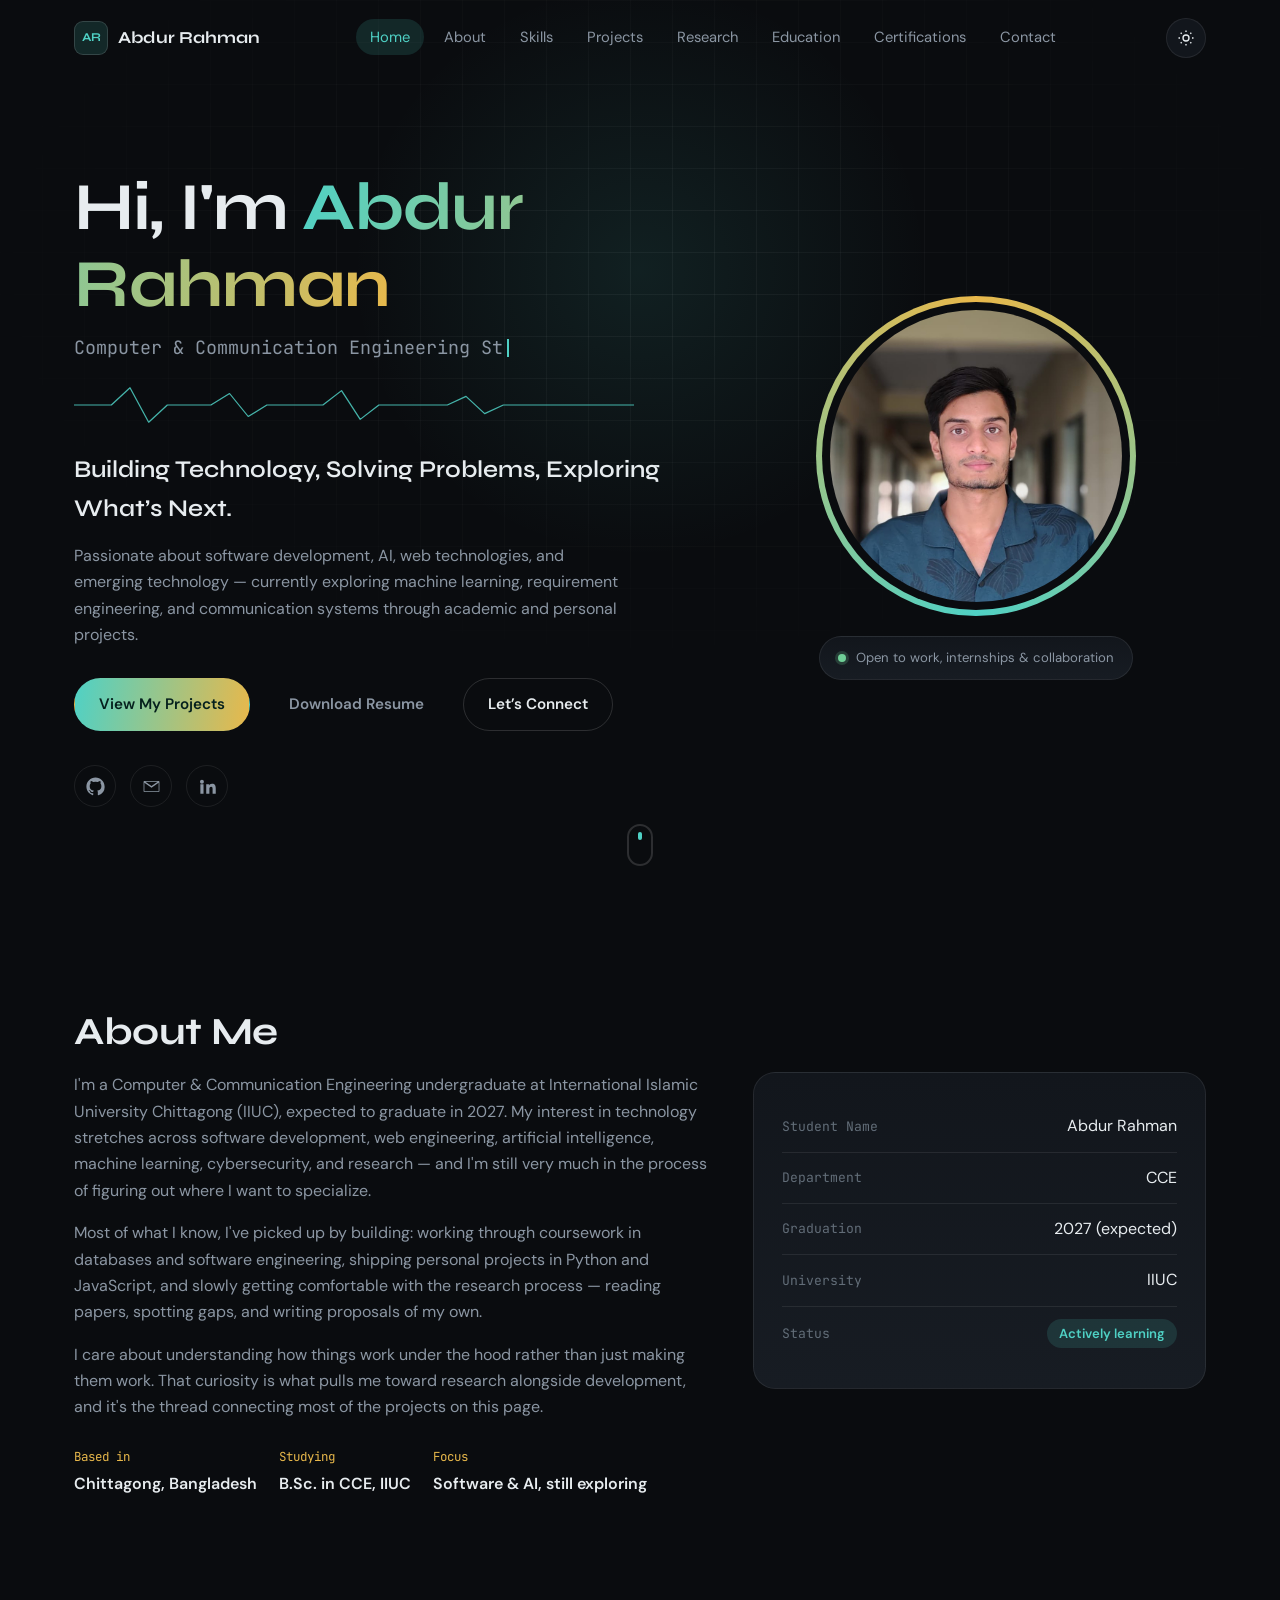
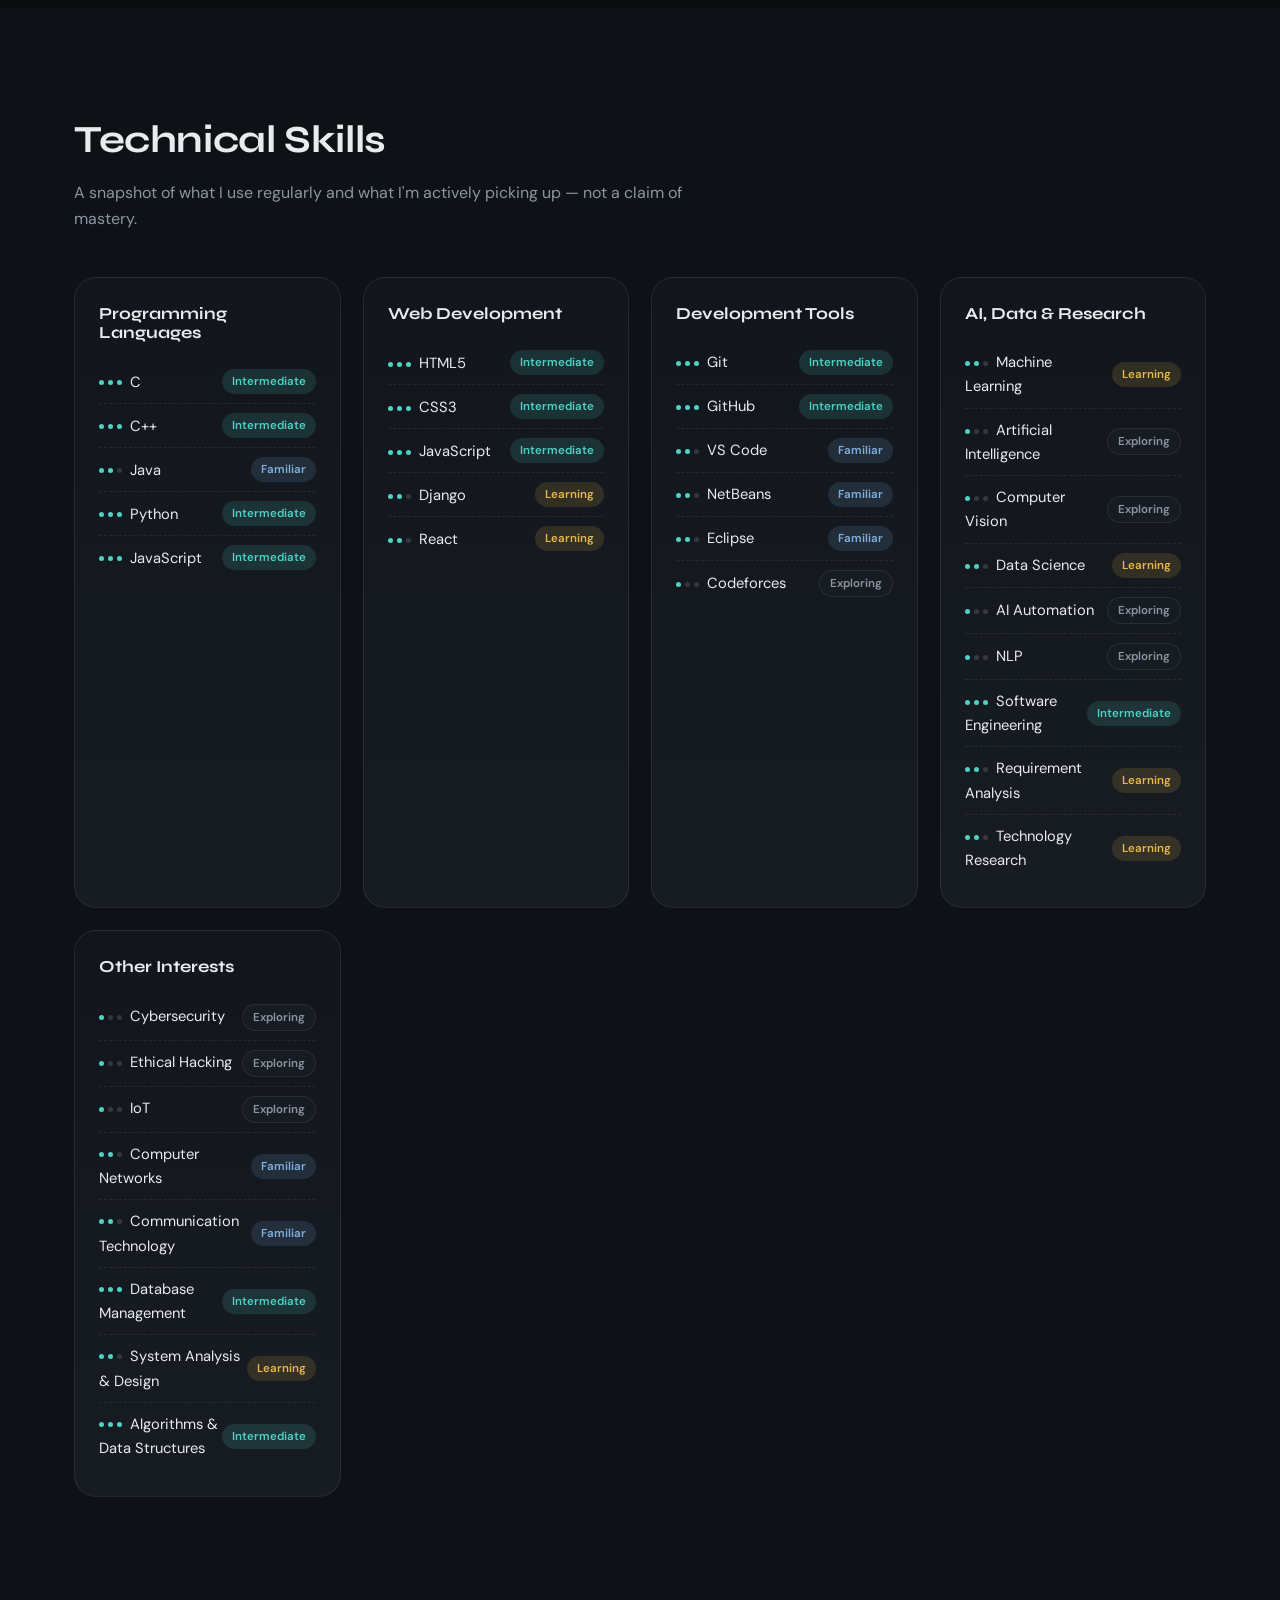
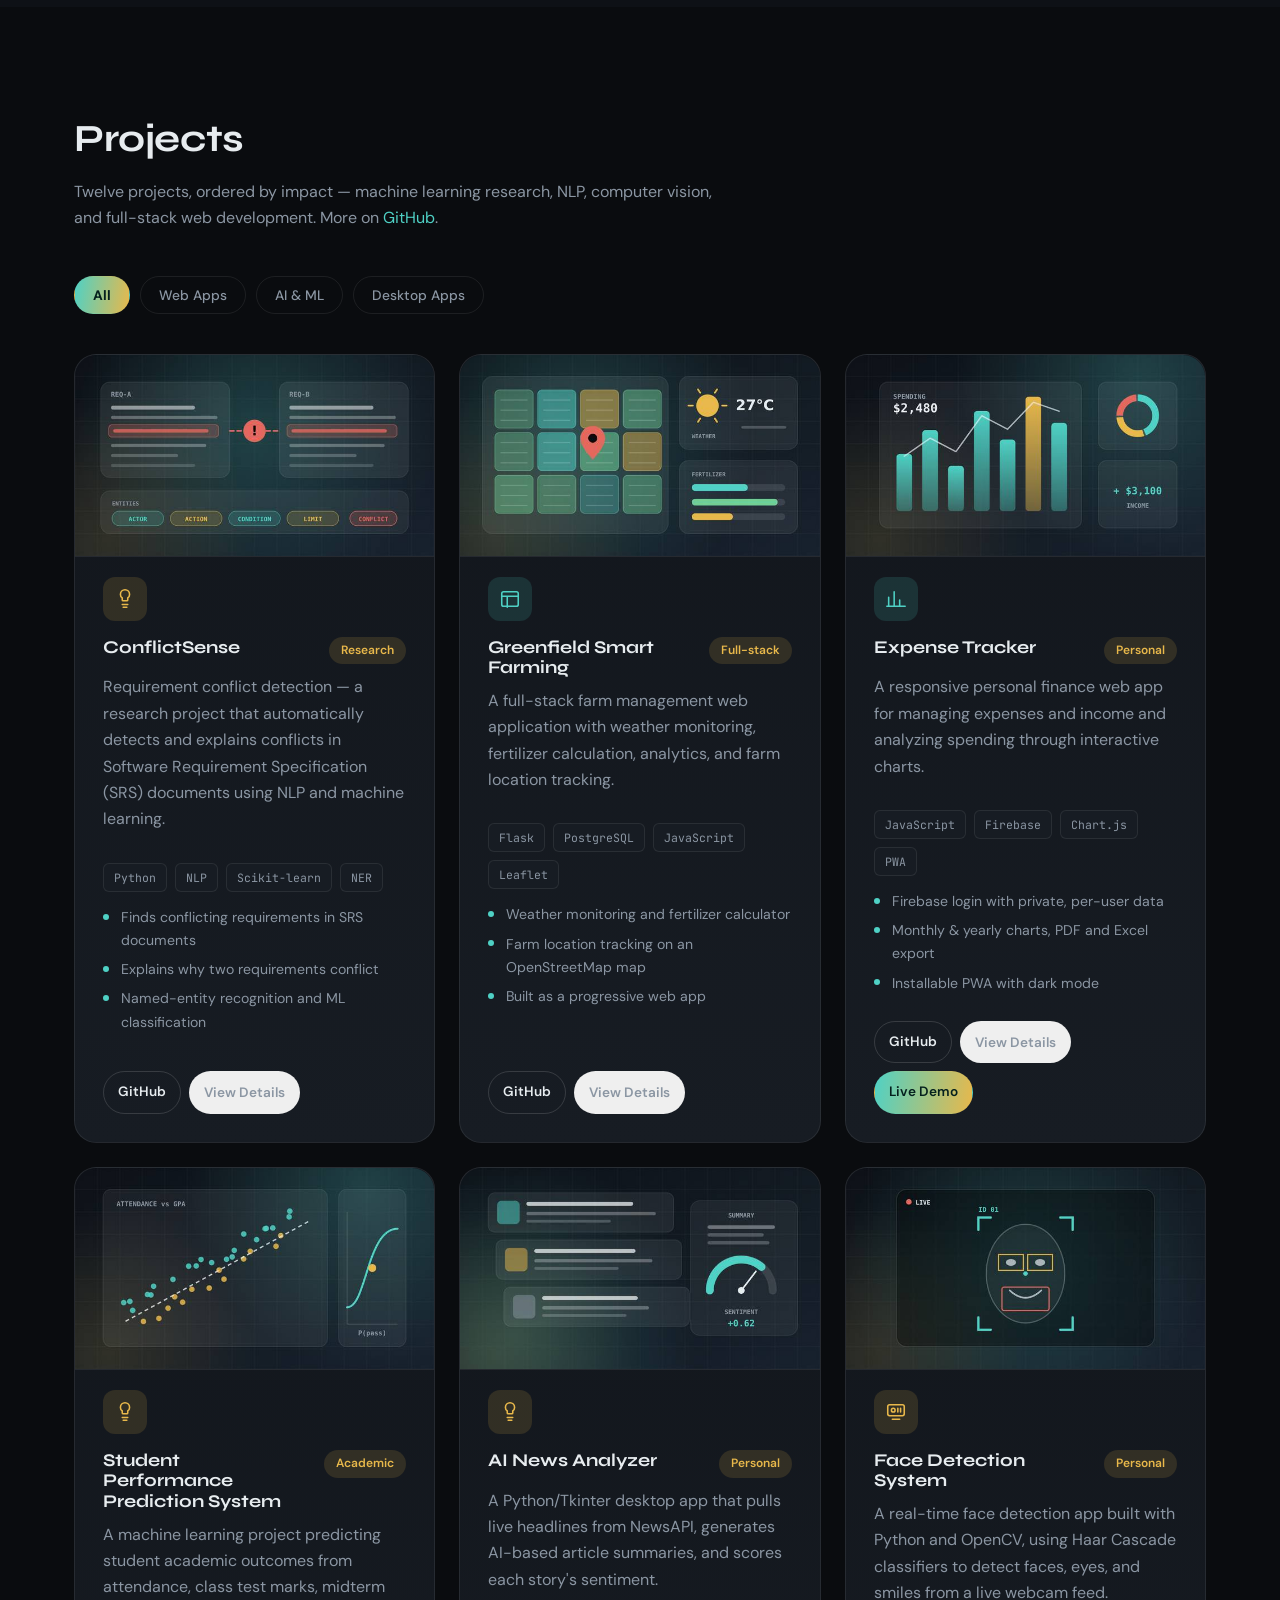
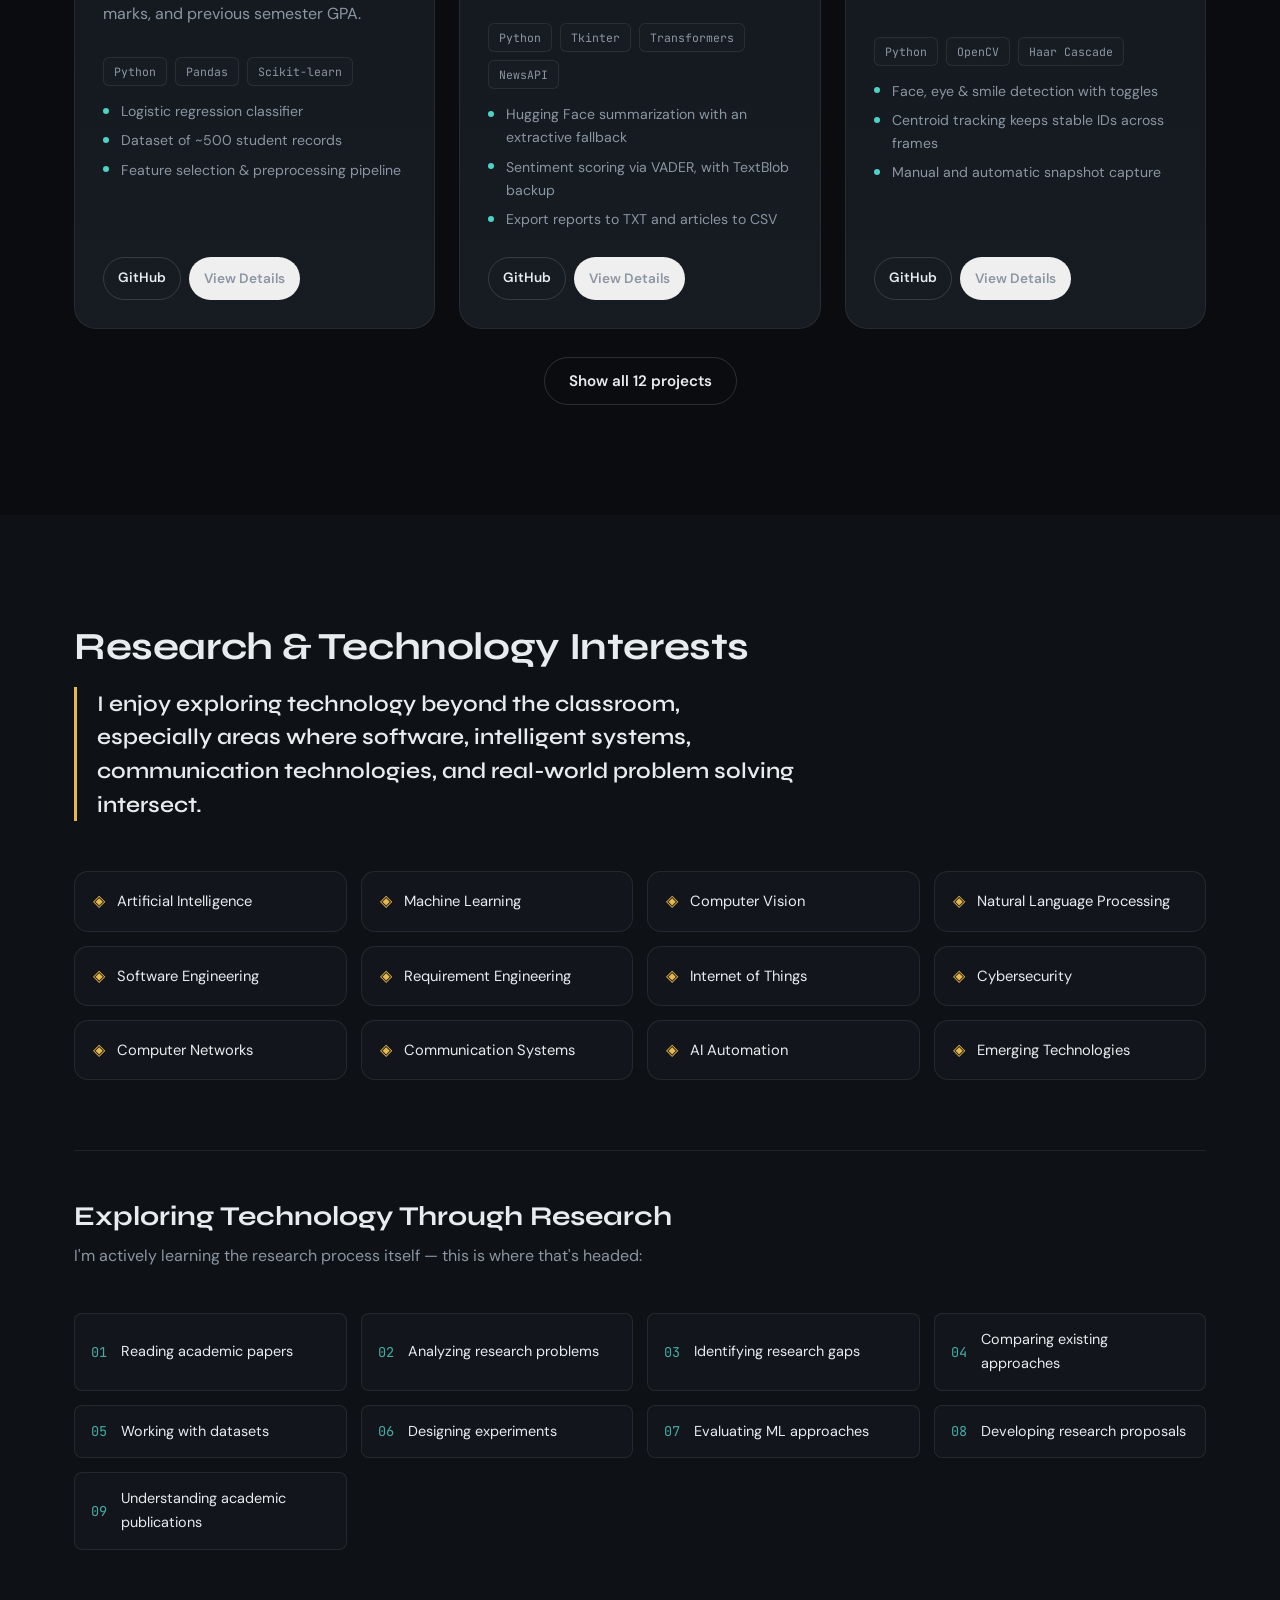
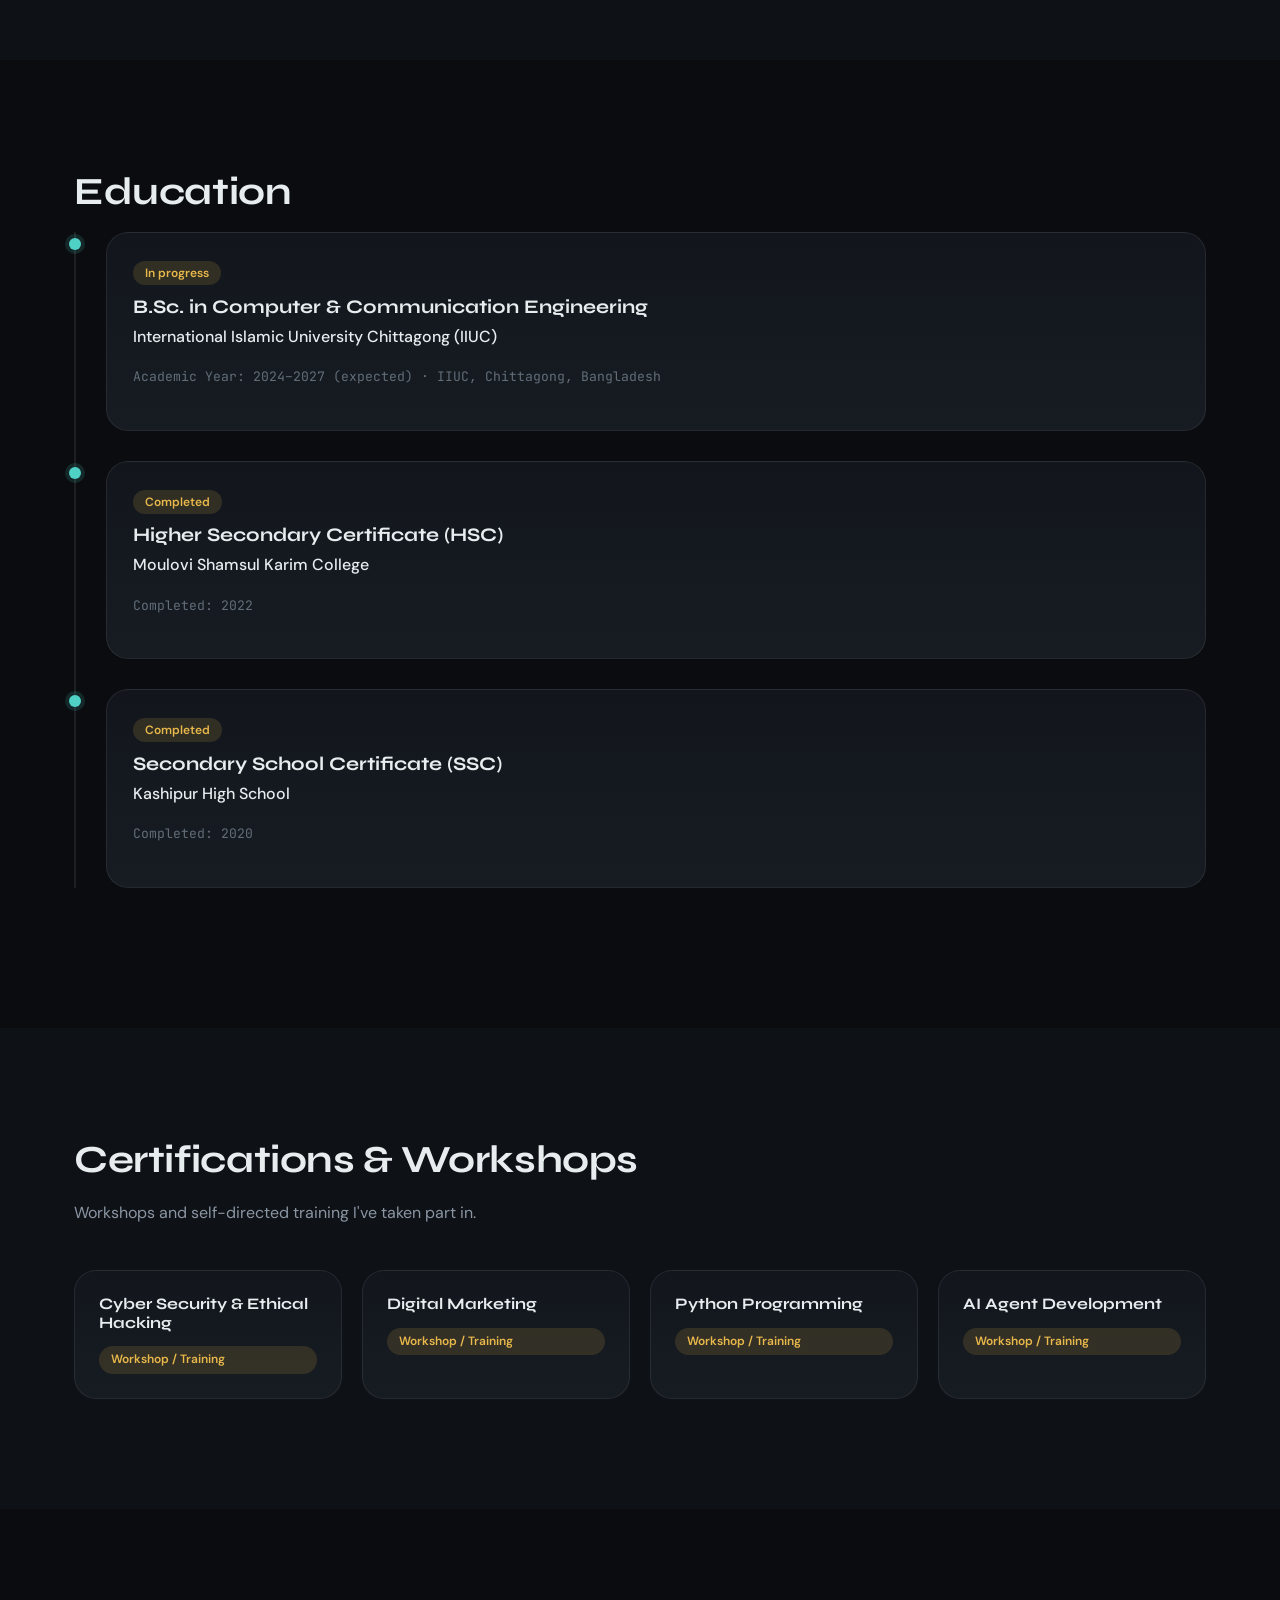
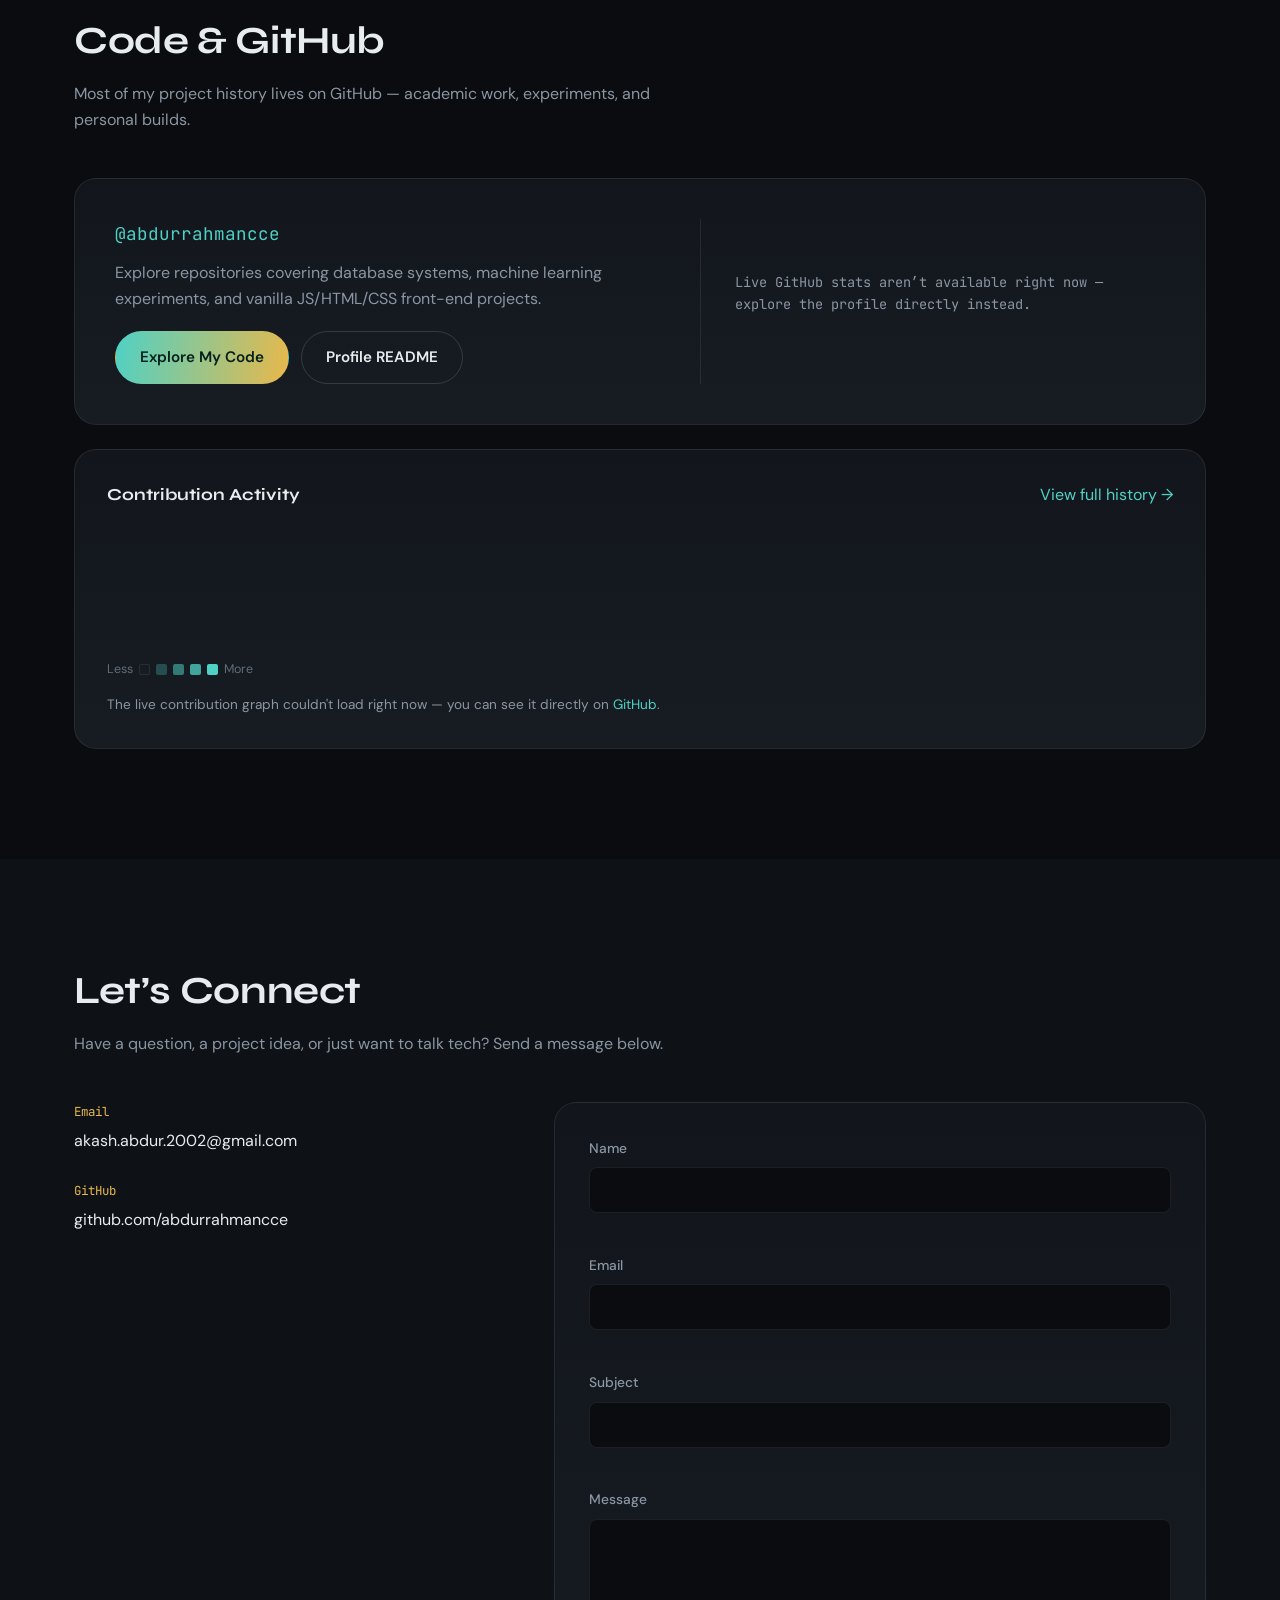
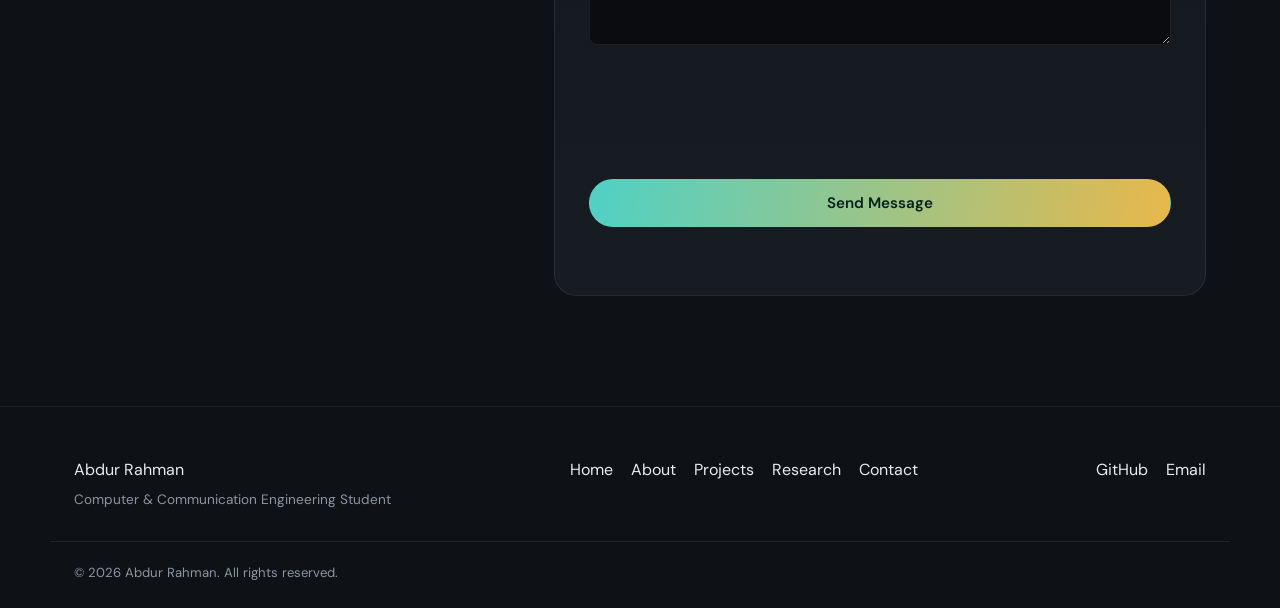
<file: index.html>
<!DOCTYPE html>
<html lang="en">
<head>
  <meta charset="UTF-8">
  <meta name="viewport" content="width=device-width, initial-scale=1.0">
  <title>Abdur Rahman | CCE Student &amp; Developer Portfolio — IIUC</title>
  <meta name="description" content="Portfolio of Abdur Rahman, a CCE student at IIUC interested in software development, AI, machine learning and web technologies.">
  <meta name="keywords" content="Abdur Rahman, Computer and Communication Engineering, IIUC, software developer, machine learning, web development, portfolio">
  <meta name="author" content="Abdur Rahman">

  <link rel="canonical" href="https://abdurrahmancce.github.io/Personal-Portfolio/">
  <meta name="robots" content="index, follow">
  <meta name="theme-color" content="#0a0c0f">

  <!-- Open Graph -->
  <meta property="og:site_name" content="Abdur Rahman — Portfolio">
  <meta property="og:title" content="Abdur Rahman | Computer & Communication Engineering Student">
  <meta property="og:description" content="Building technology, solving problems, exploring what's next — the portfolio of Abdur Rahman, CCE student at IIUC.">
  <meta property="og:type" content="website">
  <meta property="og:url" content="https://abdurrahmancce.github.io/Personal-Portfolio/">
  <meta property="og:image" content="https://abdurrahmancce.github.io/Personal-Portfolio/assets/images/og-image.png">
  <meta property="og:image:width" content="1200">
  <meta property="og:image:height" content="630">
  <meta property="og:image:alt" content="Abdur Rahman - Computer and Communication Engineering student, portfolio preview">
  <meta property="og:locale" content="en_US">

  <!-- Twitter / X card -->
  <meta name="twitter:card" content="summary_large_image">
  <meta name="twitter:title" content="Abdur Rahman | Computer & Communication Engineering Student">
  <meta name="twitter:description" content="Building technology, solving problems, exploring what's next — the portfolio of Abdur Rahman, CCE student at IIUC.">
  <meta name="twitter:image" content="https://abdurrahmancce.github.io/Personal-Portfolio/assets/images/og-image.png">
  <meta name="twitter:image:alt" content="Abdur Rahman - Computer and Communication Engineering student, portfolio preview">

  <!-- Structured data -->
  <script type="application/ld+json">
  {
    "@context": "https://schema.org",
    "@type": "Person",
    "name": "Abdur Rahman",
    "url": "https://abdurrahmancce.github.io/Personal-Portfolio/",
    "image": "https://abdurrahmancce.github.io/Personal-Portfolio/assets/images/profile.jpg",
    "jobTitle": "Computer & Communication Engineering Student",
    "affiliation": { "@type": "CollegeOrUniversity", "name": "International Islamic University Chittagong" },
    "sameAs": [
      "https://github.com/abdurrahmancce",
      "https://www.linkedin.com/in/abdur-rahman-akash26"
    ]
  }
  </script>

  <link rel="icon" href="data:image/svg+xml,<svg xmlns=%22http://www.w3.org/2000/svg%22 viewBox=%220 0 100 100%22><text y=%22.9em%22 font-size=%2290%22>&#128225;</text></svg>">

  <!-- Fonts: Syne (display), DM Sans (body), JetBrains Mono (utility/mono) -->
  <link rel="preconnect" href="https://fonts.googleapis.com">
  <link rel="preconnect" href="https://fonts.gstatic.com" crossorigin>
  <link rel="preload" as="style" href="https://fonts.googleapis.com/css2?family=Syne:wght@600;700;800&family=DM+Sans:ital,wght@0,400;0,500;0,600;1,400&family=JetBrains+Mono:wght@400;500&display=swap" onload="this.onload=null;this.rel='stylesheet'">
  <noscript><link rel="stylesheet" href="https://fonts.googleapis.com/css2?family=Syne:wght@600;700;800&family=DM+Sans:ital,wght@0,400;0,500;0,600;1,400&family=JetBrains+Mono:wght@400;500&display=swap"></noscript>

  <link rel="stylesheet" href="style.css">
</head>
<body>

  <!-- Skip link for accessibility -->
  <a class="skip-link" href="#main">Skip to main content</a>

  <!-- Scroll progress indicator -->
  <div class="scroll-progress" id="scrollProgress" aria-hidden="true"></div>

  <!--  NAVIGATION  -->
  <header class="site-header" id="siteHeader">
    <nav class="navbar" aria-label="Primary">
      <a href="#home" class="nav-logo">
        <span class="nav-logo-mark" aria-hidden="true">AR</span>
        <span class="nav-logo-text">Abdur<span class="dot"> </span>Rahman</span>
      </a>

      <ul class="nav-links" id="navLinks">
        <li><a href="#home" class="nav-link active" data-section="home">Home</a></li>
        <li><a href="#about" class="nav-link" data-section="about">About</a></li>
        <li><a href="#skills" class="nav-link" data-section="skills">Skills</a></li>
        <li><a href="#projects" class="nav-link" data-section="projects">Projects</a></li>
        <li><a href="#research" class="nav-link" data-section="research">Research</a></li>
        <li><a href="#education" class="nav-link" data-section="education">Education</a></li>
        <li><a href="#certifications" class="nav-link" data-section="certifications">Certifications</a></li>
        <li><a href="#contact" class="nav-link" data-section="contact">Contact</a></li>
      </ul>

      <div class="nav-actions">
        <button id="themeToggle" class="theme-toggle" aria-label="Switch to light theme" aria-pressed="false">
          <svg class="icon-sun" viewBox="0 0 24 24" aria-hidden="true"><circle cx="12" cy="12" r="4"></circle><path d="M12 2v2M12 20v2M4.9 4.9l1.4 1.4M17.7 17.7l1.4 1.4M2 12h2M20 12h2M4.9 19.1l1.4-1.4M17.7 6.3l1.4-1.4"/></svg>
          <svg class="icon-moon" viewBox="0 0 24 24" aria-hidden="true"><path d="M20 14.5A8.5 8.5 0 1 1 9.5 4a7 7 0 0 0 10.5 10.5z"/></svg>
        </button>

        <button class="hamburger" id="hamburger" aria-label="Open menu" aria-expanded="false" aria-controls="navLinks">
          <span></span><span></span><span></span>
        </button>
      </div>
    </nav>
  </header>

  <main id="main">

    <!--  HERO  -->
    <section class="hero" id="home">
      <div class="hero-grid" aria-hidden="true"></div>
      <div class="hero-glow" id="heroGlow" aria-hidden="true"></div>

      <div class="container hero-inner">

        <div class="hero-text">
          <h1 class="hero-title">
            Hi, I'm <span class="grad-text">Abdur Rahman</span>
          </h1>

          <p class="hero-role mono" id="typingRole" aria-live="polite">Computer &amp; Communication Engineering Student</p>

          <svg class="signal-trace" viewBox="0 0 900 80" preserveAspectRatio="none" aria-hidden="true">
            <polyline id="signalPath" points="0,40 60,40 90,10 120,70 150,40 220,40 250,20 280,60 310,40 400,40 430,15 460,65 490,40 600,40 630,25 660,55 690,40 900,40" />
          </svg>

          <p class="hero-tagline">Building Technology, Solving Problems, Exploring What&rsquo;s Next.</p>
          <p class="hero-sub">Passionate about software development, AI, web technologies, and emerging technology &mdash; currently exploring machine learning, requirement engineering, and communication systems through academic and personal projects.</p>

          <div class="hero-actions">
            <a href="#projects" class="btn btn-primary">View My Projects</a>
            <a href="assets/resume/Abdur_Rahman_Resume.pdf" class="btn btn-ghost" download>Download Resume</a>
            <a href="#contact" class="btn btn-outline">Let&rsquo;s Connect</a>
          </div>

          <div class="hero-socials" aria-label="Social links">
            <a href="https://github.com/abdurrahmancce" target="_blank" rel="noopener noreferrer" aria-label="GitHub profile" class="social-link">
              <svg viewBox="0 0 24 24" aria-hidden="true"><path d="M12 .5C5.65.5.5 5.66.5 12.02c0 5.09 3.29 9.4 7.86 10.93.58.1.79-.25.79-.56 0-.28-.01-1.02-.02-2-3.2.7-3.87-1.55-3.87-1.55-.53-1.34-1.28-1.7-1.28-1.7-1.05-.72.08-.7.08-.7 1.16.08 1.77 1.2 1.77 1.2 1.03 1.76 2.7 1.25 3.36.96.1-.75.4-1.25.73-1.53-2.55-.29-5.23-1.28-5.23-5.7 0-1.26.45-2.29 1.19-3.1-.12-.29-.52-1.46.11-3.05 0 0 .97-.31 3.18 1.18a11 11 0 0 1 5.79 0c2.2-1.49 3.17-1.18 3.17-1.18.64 1.59.24 2.76.12 3.05.74.81 1.18 1.84 1.18 3.1 0 4.43-2.69 5.4-5.25 5.69.41.36.78 1.08.78 2.18 0 1.57-.02 2.84-.02 3.23 0 .31.21.67.8.56A10.53 10.53 0 0 0 23.5 12C23.5 5.66 18.35.5 12 .5Z"/></svg>
            </a>
            <a href="mailto:akash.abdur.2002@gmail.com" aria-label="Send an email" class="social-link">
              <svg viewBox="0 0 24 24" aria-hidden="true"><path d="M3 5h18a1 1 0 0 1 1 1v12a1 1 0 0 1-1 1H3a1 1 0 0 1-1-1V6a1 1 0 0 1 1-1Zm0 2.4V18h18V7.4l-9 6.3-9-6.3ZM4.2 6l7.8 5.46L19.8 6H4.2Z"/></svg>
            </a>
            <a href="https://www.linkedin.com/in/abdur-rahman-akash26/" target="_blank" rel="noopener noreferrer" aria-label="LinkedIn profile" class="social-link">
              <svg viewBox="0 0 24 24" aria-hidden="true"><path d="M4.98 3.5a2.5 2.5 0 1 1 0 5 2.5 2.5 0 0 1 0-5ZM3 9h4v12H3V9Zm7 0h3.83v1.64h.05c.53-1 1.83-2.06 3.77-2.06 4.03 0 4.77 2.65 4.77 6.1V21h-4v-5.6c0-1.34-.02-3.06-1.87-3.06-1.87 0-2.16 1.46-2.16 2.97V21h-4V9Z"/></svg>
            </a>
          </div>
        </div>

        <div class="hero-photo-wrap reveal">
          <div class="hero-photo-ring">
            <img src="assets/images/profile.jpg" alt="Portrait of Abdur Rahman" class="hero-photo" width="440" height="440" loading="eager">
          </div>
          <div class="hero-photo-badge glass">
            <span class="badge-dot" aria-hidden="true"></span>
            <span>Open to work, internships &amp; collaboration</span>
          </div>
        </div>
      </div>

      <button class="scroll-cue" id="scrollCue" aria-label="Scroll to About section">
        <span></span>
      </button>
    </section>

    <!--  ABOUT  -->
    <section class="section" id="about">
      <div class="container">
        <h2 class="section-title">About Me</h2>

        <div class="about-grid">
          <div class="about-text">
            <p>I'm a Computer &amp; Communication Engineering undergraduate at International Islamic University Chittagong (IIUC), expected to graduate in 2027. My interest in technology stretches across software development, web engineering, artificial intelligence, machine learning, cybersecurity, and research &mdash; and I'm still very much in the process of figuring out where I want to specialize.</p>
            <p>Most of what I know, I've picked up by building: working through coursework in databases and software engineering, shipping personal projects in Python and JavaScript, and slowly getting comfortable with the research process &mdash; reading papers, spotting gaps, and writing proposals of my own.</p>
            <p>I care about understanding how things work under the hood rather than just making them work. That curiosity is what pulls me toward research alongside development, and it's the thread connecting most of the projects on this page.</p>
            <div class="about-meta">
              <div class="meta-item"><span class="meta-label mono">Based in</span><span>Chittagong, Bangladesh</span></div>
              <div class="meta-item"><span class="meta-label mono">Studying</span><span>B.Sc. in CCE, IIUC</span></div>
              <div class="meta-item"><span class="meta-label mono">Focus</span><span>Software &amp; AI, still exploring</span></div>
            </div>
          </div>

          <div class="about-card glass reveal">
            <div class="about-card-row"><span class="mono label">Student Name</span><span>Abdur Rahman</span></div>
            <div class="about-card-row"><span class="mono label">Department</span><span>CCE</span></div>
            <div class="about-card-row"><span class="mono label">Graduation</span><span>2027 (expected)</span></div>
            <div class="about-card-row"><span class="mono label">University</span><span>IIUC</span></div>
            <div class="about-card-row"><span class="mono label">Status</span><span class="status-pill">Actively learning</span></div>
          </div>
        </div>
      </div>
    </section>

    <!--  SKILLS  -->
    <section class="section section-alt" id="skills">
      <div class="container">
        <h2 class="section-title">Technical Skills</h2>
        <p class="section-sub">A snapshot of what I use regularly and what I'm actively picking up &mdash; not a claim of mastery.</p>

        <div class="skills-grid">

          <div class="skill-card glass reveal">
            <h3>Programming Languages</h3>
            <ul class="skill-list">
              <li><span>C</span><span class="tag tag-intermediate">Intermediate</span></li>
              <li><span>C++</span><span class="tag tag-intermediate">Intermediate</span></li>
              <li><span>Java</span><span class="tag tag-familiar">Familiar</span></li>
              <li><span>Python</span><span class="tag tag-intermediate">Intermediate</span></li>
              <li><span>JavaScript</span><span class="tag tag-intermediate">Intermediate</span></li>
            </ul>
          </div>

          <div class="skill-card glass reveal">
            <h3>Web Development</h3>
            <ul class="skill-list">
              <li><span>HTML5</span><span class="tag tag-intermediate">Intermediate</span></li>
              <li><span>CSS3</span><span class="tag tag-intermediate">Intermediate</span></li>
              <li><span>JavaScript</span><span class="tag tag-intermediate">Intermediate</span></li>
              <li><span>Django</span><span class="tag tag-learning">Learning</span></li>
              <li><span>React</span><span class="tag tag-learning">Learning</span></li>
            </ul>
          </div>

          <div class="skill-card glass reveal">
            <h3>Development Tools</h3>
            <ul class="skill-list">
              <li><span>Git</span><span class="tag tag-intermediate">Intermediate</span></li>
              <li><span>GitHub</span><span class="tag tag-intermediate">Intermediate</span></li>
              <li><span>VS Code</span><span class="tag tag-familiar">Familiar</span></li>
              <li><span>NetBeans</span><span class="tag tag-familiar">Familiar</span></li>
              <li><span>Eclipse</span><span class="tag tag-familiar">Familiar</span></li>
              <li><span>Codeforces</span><span class="tag tag-exploring">Exploring</span></li>
            </ul>
          </div>

          <div class="skill-card glass reveal">
            <h3>AI, Data &amp; Research</h3>
            <ul class="skill-list">
              <li><span>Machine Learning</span><span class="tag tag-learning">Learning</span></li>
              <li><span>Artificial Intelligence</span><span class="tag tag-exploring">Exploring</span></li>
              <li><span>Computer Vision</span><span class="tag tag-exploring">Exploring</span></li>
              <li><span>Data Science</span><span class="tag tag-learning">Learning</span></li>
              <li><span>AI Automation</span><span class="tag tag-exploring">Exploring</span></li>
              <li><span>NLP</span><span class="tag tag-exploring">Exploring</span></li>
              <li><span>Software Engineering</span><span class="tag tag-intermediate">Intermediate</span></li>
              <li><span>Requirement Analysis</span><span class="tag tag-learning">Learning</span></li>
              <li><span>Technology Research</span><span class="tag tag-learning">Learning</span></li>
            </ul>
          </div>

          <div class="skill-card glass reveal">
            <h3>Other Interests</h3>
            <ul class="skill-list">
              <li><span>Cybersecurity</span><span class="tag tag-exploring">Exploring</span></li>
              <li><span>Ethical Hacking</span><span class="tag tag-exploring">Exploring</span></li>
              <li><span>IoT</span><span class="tag tag-exploring">Exploring</span></li>
              <li><span>Computer Networks</span><span class="tag tag-familiar">Familiar</span></li>
              <li><span>Communication Technology</span><span class="tag tag-familiar">Familiar</span></li>
              <li><span>Database Management</span><span class="tag tag-intermediate">Intermediate</span></li>
              <li><span>System Analysis &amp; Design</span><span class="tag tag-learning">Learning</span></li>
              <li><span>Algorithms &amp; Data Structures</span><span class="tag tag-intermediate">Intermediate</span></li>
            </ul>
          </div>

        </div>
      </div>
    </section>

    <!--  PROJECTS  -->
    <section class="section" id="projects">
      <div class="container">
        <h2 class="section-title">Projects</h2>
        <p class="section-sub">Twelve projects, ordered by impact &mdash; machine learning research, NLP, computer vision, and full-stack web development. More on <a href="https://github.com/abdurrahmancce?tab=repositories" target="_blank" rel="noopener noreferrer" class="inline-link">GitHub</a>.</p>

        <div class="filter-bar" role="group" aria-label="Filter projects by category">
          <button class="filter-btn active" data-filter="all">All</button>
          <button class="filter-btn" data-filter="web">Web Apps</button>
          <button class="filter-btn" data-filter="ai">AI &amp; ML</button>
          <button class="filter-btn" data-filter="desktop">Desktop Apps</button>
        </div>

        <div class="projects-grid" id="projectsGrid">

          <article class="project-card glass reveal" data-category="ai research">
            <div class="project-thumb"><img src="assets/images/projects/conflictsense.jpg" alt="" width="640" height="360" loading="lazy" decoding="async"></div>
            <div class="project-icon icon-ai" aria-hidden="true"><svg viewBox="0 0 24 24"><path d="M12 2a5 5 0 0 0-5 5c0 1.6.8 3 2 3.87V13a1 1 0 0 0 1 1h4a1 1 0 0 0 1-1v-2.13c1.2-.87 2-2.27 2-3.87a5 5 0 0 0-5-5Z"/><path d="M9 18h6M10 21h4"/></svg></div>
            <div class="project-card-head">
              <h3>ConflictSense</h3>
              <span class="tag tag-status">Research</span>
            </div>
            <p>Requirement conflict detection &mdash; a research project that automatically detects and explains conflicts in Software Requirement Specification (SRS) documents using NLP and machine learning.</p>
            <div class="project-tech">
              <span class="badge mono">Python</span><span class="badge mono">NLP</span><span class="badge mono">Scikit-learn</span><span class="badge mono">NER</span>
            </div>
            <ul class="project-features">
              <li>Finds conflicting requirements in SRS documents</li>
              <li>Explains why two requirements conflict</li>
              <li>Named-entity recognition and ML classification</li>
            </ul>
            <div class="project-actions">
              <a href="https://github.com/abdurrahmancce/Machine-Learning-Based-Conflict-Detection-" target="_blank" rel="noopener noreferrer" class="btn btn-sm btn-outline">GitHub</a>
              <button class="btn btn-sm btn-ghost project-details-btn" data-project="conflict">View Details</button>
            </div>
          </article>

          <article class="project-card glass reveal" data-category="web">
            <div class="project-thumb"><img src="assets/images/projects/greenfield.jpg" alt="" width="640" height="360" loading="lazy" decoding="async"></div>
            <div class="project-icon icon-web" aria-hidden="true"><svg viewBox="0 0 24 24"><rect x="3" y="4" width="18" height="16" rx="2"/><path d="M3 9h18M9 21V9"/></svg></div>
            <div class="project-card-head">
              <h3>Greenfield Smart Farming</h3>
              <span class="tag tag-status">Full-stack</span>
            </div>
            <p>A full-stack farm management web application with weather monitoring, fertilizer calculation, analytics, and farm location tracking.</p>
            <div class="project-tech">
              <span class="badge mono">Flask</span><span class="badge mono">PostgreSQL</span><span class="badge mono">JavaScript</span><span class="badge mono">Leaflet</span>
            </div>
            <ul class="project-features">
              <li>Weather monitoring and fertilizer calculator</li>
              <li>Farm location tracking on an OpenStreetMap map</li>
              <li>Built as a progressive web app</li>
            </ul>
            <div class="project-actions">
              <a href="https://github.com/abdurrahmancce/greenfield-smart-farming" target="_blank" rel="noopener noreferrer" class="btn btn-sm btn-outline">GitHub</a>
              <button class="btn btn-sm btn-ghost project-details-btn" data-project="farm">View Details</button>
            </div>
          </article>

          <article class="project-card glass reveal" data-category="web">
            <div class="project-thumb"><img src="assets/images/projects/expense-tracker.jpg" alt="" width="640" height="360" loading="lazy" decoding="async"></div>
            <div class="project-icon icon-web" aria-hidden="true"><svg viewBox="0 0 24 24"><path d="M4 20V10M10 20V4M16 20v-7M22 20H2"/></svg></div>
            <div class="project-card-head">
              <h3>Expense Tracker</h3>
              <span class="tag tag-status">Personal</span>
            </div>
            <p>A responsive personal finance web app for managing expenses and income and analyzing spending through interactive charts.</p>
            <div class="project-tech">
              <span class="badge mono">JavaScript</span><span class="badge mono">Firebase</span><span class="badge mono">Chart.js</span><span class="badge mono">PWA</span>
            </div>
            <ul class="project-features">
              <li>Firebase login with private, per-user data</li>
              <li>Monthly &amp; yearly charts, PDF and Excel export</li>
              <li>Installable PWA with dark mode</li>
            </ul>
            <div class="project-actions">
              <a href="https://github.com/abdurrahmancce/expense-tracker" target="_blank" rel="noopener noreferrer" class="btn btn-sm btn-outline">GitHub</a>
              <button class="btn btn-sm btn-ghost project-details-btn" data-project="expense">View Details</button>
              <a href="https://abdurrahmancce.github.io/expense-tracker/" target="_blank" rel="noopener noreferrer" class="btn btn-sm btn-primary">Live Demo</a>
              
            </div>
          </article>

          <article class="project-card glass reveal" data-category="ai academic">
            <div class="project-thumb"><img src="assets/images/projects/student-performance.jpg" alt="" width="640" height="360" loading="lazy" decoding="async"></div>
            <div class="project-icon icon-ai" aria-hidden="true"><svg viewBox="0 0 24 24"><path d="M12 2a5 5 0 0 0-5 5c0 1.6.8 3 2 3.87V13a1 1 0 0 0 1 1h4a1 1 0 0 0 1-1v-2.13c1.2-.87 2-2.27 2-3.87a5 5 0 0 0-5-5Z"/><path d="M9 18h6M10 21h4"/></svg></div>
            <div class="project-card-head">
              <h3>Student Performance Prediction System</h3>
              <span class="tag tag-status">Academic</span>
            </div>
            <p>A machine learning project predicting student academic outcomes from attendance, class test marks, midterm marks, and previous semester GPA.</p>
            <div class="project-tech">
              <span class="badge mono">Python</span><span class="badge mono">Pandas</span><span class="badge mono">Scikit-learn</span>
            </div>
            <ul class="project-features">
              <li>Logistic regression classifier</li>
              <li>Dataset of ~500 student records</li>
              <li>Feature selection &amp; preprocessing pipeline</li>
            </ul>
            <div class="project-actions">
              <a href="https://github.com/abdurrahmancce/student-performance-prediction" target="_blank" rel="noopener noreferrer" class="btn btn-sm btn-outline">GitHub</a>
              <button class="btn btn-sm btn-ghost project-details-btn" data-project="student">View Details</button>
            </div>
          </article>

          <article class="project-card glass reveal" data-category="ai desktop">
            <div class="project-thumb"><img src="assets/images/projects/ai-news-analyzer.jpg" alt="" width="640" height="360" loading="lazy" decoding="async"></div>
            <div class="project-icon icon-ai" aria-hidden="true"><svg viewBox="0 0 24 24"><path d="M12 2a5 5 0 0 0-5 5c0 1.6.8 3 2 3.87V13a1 1 0 0 0 1 1h4a1 1 0 0 0 1-1v-2.13c1.2-.87 2-2.27 2-3.87a5 5 0 0 0-5-5Z"/><path d="M9 18h6M10 21h4"/></svg></div>
            <div class="project-card-head">
              <h3>AI News Analyzer</h3>
              <span class="tag tag-status">Personal</span>
            </div>
            <p>A Python/Tkinter desktop app that pulls live headlines from NewsAPI, generates AI-based article summaries, and scores each story's sentiment.</p>
            <div class="project-tech">
              <span class="badge mono">Python</span><span class="badge mono">Tkinter</span><span class="badge mono">Transformers</span><span class="badge mono">NewsAPI</span>
            </div>
            <ul class="project-features">
              <li>Hugging Face summarization with an extractive fallback</li>
              <li>Sentiment scoring via VADER, with TextBlob backup</li>
              <li>Export reports to TXT and articles to CSV</li>
            </ul>
            <div class="project-actions">
              <a href="https://github.com/abdurrahmancce/AI-News-Analyzer" target="_blank" rel="noopener noreferrer" class="btn btn-sm btn-outline">GitHub</a>
              <button class="btn btn-sm btn-ghost project-details-btn" data-project="newsanalyzer">View Details</button>
            </div>
          </article>

          <article class="project-card glass reveal" data-category="ai desktop">
            <div class="project-thumb"><img src="assets/images/projects/face-detection.jpg" alt="" width="640" height="360" loading="lazy" decoding="async"></div>
            <div class="project-icon icon-ai" aria-hidden="true"><svg viewBox="0 0 24 24"><rect x="3" y="4" width="18" height="12" rx="2"/><circle cx="9" cy="10" r="2"/><path d="M14 8v4M17 8v4"/><path d="M8 20h8"/></svg></div>
            <div class="project-card-head">
              <h3>Face Detection System</h3>
              <span class="tag tag-status">Personal</span>
            </div>
            <p>A real-time face detection app built with Python and OpenCV, using Haar Cascade classifiers to detect faces, eyes, and smiles from a live webcam feed.</p>
            <div class="project-tech">
              <span class="badge mono">Python</span><span class="badge mono">OpenCV</span><span class="badge mono">Haar Cascade</span>
            </div>
            <ul class="project-features">
              <li>Face, eye &amp; smile detection with toggles</li>
              <li>Centroid tracking keeps stable IDs across frames</li>
              <li>Manual and automatic snapshot capture</li>
            </ul>
            <div class="project-actions">
              <a href="https://github.com/abdurrahmancce/face-detection-system" target="_blank" rel="noopener noreferrer" class="btn btn-sm btn-outline">GitHub</a>
              <button class="btn btn-sm btn-ghost project-details-btn" data-project="face">View Details</button>
            </div>
          </article>

          <article class="project-card project-extra glass reveal" data-category="web">
            <div class="project-thumb"><img src="assets/images/projects/todo-pro.jpg" alt="" width="640" height="360" loading="lazy" decoding="async"></div>
            <div class="project-icon icon-web" aria-hidden="true"><svg viewBox="0 0 24 24"><path d="M9 11l3 3 8-8"/><path d="M20 12v7a2 2 0 0 1-2 2H6a2 2 0 0 1-2-2V5a2 2 0 0 1 2-2h9"/></svg></div>
            <div class="project-card-head">
              <h3>To-Do Pro</h3>
              <span class="tag tag-status">Productivity</span>
            </div>
            <p>A responsive task manager with priorities, reminders, search and filters, and a productivity dashboard, saved locally in the browser.</p>
            <div class="project-tech">
              <span class="badge mono">JavaScript</span><span class="badge mono">LocalStorage</span><span class="badge mono">Notification API</span><span class="badge mono">Web Audio API</span>
            </div>
            <ul class="project-features">
              <li>Priority levels, due dates, repeating reminders and snooze</li>
              <li>Drag-and-drop reordering and keyboard shortcuts</li>
              <li>Light and dark themes with a progress dashboard</li>
            </ul>
            <div class="project-actions">
              <a href="https://github.com/abdurrahmancce/To-Do-Pro" target="_blank" rel="noopener noreferrer" class="btn btn-sm btn-outline">GitHub</a>
              <button class="btn btn-sm btn-ghost project-details-btn" data-project="todo">View Details</button>
              <a href="https://abdurrahmancce.github.io/To-Do-Pro/" target="_blank" rel="noopener noreferrer" class="btn btn-sm btn-primary">Live Demo</a>
            </div>
          </article>

          <article class="project-card project-extra glass reveal" data-category="web">
            <div class="project-thumb"><img src="assets/images/projects/life-analytics.jpg" alt="" width="640" height="360" loading="lazy" decoding="async"></div>
            <div class="project-icon icon-web" aria-hidden="true"><svg viewBox="0 0 24 24"><path d="M4 20V10M10 20V4M16 20v-7M22 20H2"/></svg></div>
            <div class="project-card-head">
              <h3>Life Analytics Dashboard</h3>
              <span class="tag tag-status">Dashboard</span>
            </div>
            <p>A browser-based personal analytics app for logging daily activities, tracking habits and goals, and viewing the results in charts.</p>
            <div class="project-tech">
              <span class="badge mono">JavaScript</span><span class="badge mono">Chart.js</span><span class="badge mono">LocalStorage</span>
            </div>
            <ul class="project-features">
              <li>Daily tracker, calendar heatmap and goal streaks</li>
              <li>Productivity, health and learning scores</li>
              <li>JSON and CSV export, works offline with no account</li>
            </ul>
            <div class="project-actions">
              <a href="https://github.com/abdurrahmancce/Life-Tracking" target="_blank" rel="noopener noreferrer" class="btn btn-sm btn-outline">GitHub</a>
              <button class="btn btn-sm btn-ghost project-details-btn" data-project="life">View Details</button>
              <a href="https://abdurrahmancce.github.io/Life-Tracking/" target="_blank" rel="noopener noreferrer" class="btn btn-sm btn-primary">Live Demo</a>
            </div>
          </article>

          <article class="project-card project-extra glass reveal" data-category="web">
            <div class="project-thumb"><img src="assets/images/projects/nimbus-weather.jpg" alt="" width="640" height="360" loading="lazy" decoding="async"></div>
            <div class="project-icon icon-web" aria-hidden="true"><svg viewBox="0 0 24 24"><path d="M7 18a4 4 0 0 1-.5-7.97A6 6 0 0 1 18 9a4.5 4.5 0 0 1 0 9Z"/></svg></div>
            <div class="project-card-head">
              <h3>Nimbus Weather Dashboard</h3>
              <span class="tag tag-status">Utility</span>
            </div>
            <p>A responsive weather dashboard with city search, hourly and 3-day forecasts, and themes that change with the weather.</p>
            <div class="project-tech">
              <span class="badge mono">JavaScript</span><span class="badge mono">Fetch API</span><span class="badge mono">wttr.in API</span>
            </div>
            <ul class="project-features">
              <li>Celsius/Fahrenheit toggle and sunrise/sunset times</li>
              <li>Humidity, wind, pressure and visibility</li>
              <li>Recent searches saved locally</li>
            </ul>
            <div class="project-actions">
              <a href="https://github.com/abdurrahmancce/Weather-Dashboard" target="_blank" rel="noopener noreferrer" class="btn btn-sm btn-outline">GitHub</a>
              <button class="btn btn-sm btn-ghost project-details-btn" data-project="weather">View Details</button>
              <a href="https://abdurrahmancce.github.io/Weather-Dashboard/" target="_blank" rel="noopener noreferrer" class="btn btn-sm btn-primary">Live Demo</a>
            </div>
          </article>

          <article class="project-card project-extra glass reveal" data-category="web">
            <div class="project-thumb"><img src="assets/images/projects/authvault.jpg" alt="" width="640" height="360" loading="lazy" decoding="async"></div>
            <div class="project-icon icon-web" aria-hidden="true"><svg viewBox="0 0 24 24"><rect x="5" y="11" width="14" height="10" rx="2"/><path d="M8 11V7a4 4 0 0 1 8 0v4"/></svg></div>
            <div class="project-card-head">
              <h3>AuthVault</h3>
              <span class="tag tag-status">Auth UI</span>
            </div>
            <p>A front-end authentication demo with login and registration, real-time form validation, and a password strength checker.</p>
            <div class="project-tech">
              <span class="badge mono">JavaScript</span><span class="badge mono">HTML/CSS</span><span class="badge mono">Python</span><span class="badge mono">LocalStorage</span>
            </div>
            <ul class="project-features">
              <li>Weak/Medium/Strong password rating</li>
              <li>Show/hide password and session handling</li>
              <li>Built as a learning project for front-end auth flows</li>
            </ul>
            <div class="project-actions">
              <a href="https://github.com/abdurrahmancce/AuthVault" target="_blank" rel="noopener noreferrer" class="btn btn-sm btn-outline">GitHub</a>
              <button class="btn btn-sm btn-ghost project-details-btn" data-project="authvault">View Details</button>
              <a href="https://abdurrahmancce.github.io/AuthVault/" target="_blank" rel="noopener noreferrer" class="btn btn-sm btn-primary">Live Demo</a>
            </div>
          </article>

          <article class="project-card project-extra glass reveal" data-category="web">
            <div class="project-thumb"><img src="assets/images/projects/github-profile-finder.jpg" alt="" width="640" height="360" loading="lazy" decoding="async"></div>
            <div class="project-icon icon-web" aria-hidden="true"><svg viewBox="0 0 24 24"><circle cx="12" cy="8" r="4"/><path d="M4 21a8 8 0 0 1 16 0"/></svg></div>
            <div class="project-card-head">
              <h3>GitHub Profile Finder</h3>
              <span class="tag tag-status">Utility</span>
            </div>
            <p>Search any GitHub username to explore the profile, public repositories, followers, and stats in a clean modern interface.</p>
            <div class="project-tech">
              <span class="badge mono">JavaScript</span><span class="badge mono">GitHub REST API</span>
            </div>
            <ul class="project-features">
              <li>Repositories with star and fork counts</li>
              <li>Remembers the last searched username</li>
              <li>Error handling and responsive layout</li>
            </ul>
            <div class="project-actions">
              <a href="https://github.com/abdurrahmancce/Github-Profile-Finder" target="_blank" rel="noopener noreferrer" class="btn btn-sm btn-outline">GitHub</a>
              <button class="btn btn-sm btn-ghost project-details-btn" data-project="profilefinder">View Details</button>
              <a href="https://abdurrahmancce.github.io/Github-Profile-Finder/" target="_blank" rel="noopener noreferrer" class="btn btn-sm btn-primary">Live Demo</a>
            </div>
          </article>

          <article class="project-card project-extra glass reveal" data-category="web">
            <div class="project-thumb"><img src="assets/images/projects/countdown-manager.jpg" alt="" width="640" height="360" loading="lazy" decoding="async"></div>
            <div class="project-icon icon-web" aria-hidden="true"><svg viewBox="0 0 24 24"><circle cx="12" cy="12" r="9"/><path d="M12 7v5l3 2"/></svg></div>
            <div class="project-card-head">
              <h3>Countdown Event Manager</h3>
              <span class="tag tag-status">Utility</span>
            </div>
            <p>A web app for creating and tracking multiple countdown events, with live timers, reminders, and a confetti celebration at zero.</p>
            <div class="project-tech">
              <span class="badge mono">JavaScript</span><span class="badge mono">LocalStorage</span>
            </div>
            <ul class="project-features">
              <li>Categories, colors, search, filter and sort</li>
              <li>Reminders before an event and progress bars</li>
              <li>JSON import/export with dark and light themes</li>
            </ul>
            <div class="project-actions">
              <a href="https://github.com/abdurrahmancce/Countdown-Event-Manager" target="_blank" rel="noopener noreferrer" class="btn btn-sm btn-outline">GitHub</a>
              <button class="btn btn-sm btn-ghost project-details-btn" data-project="countdown">View Details</button>
              <a href="https://abdurrahmancce.github.io/Countdown-Event-Manager/" target="_blank" rel="noopener noreferrer" class="btn btn-sm btn-primary">Live Demo</a>
            </div>
          </article>

        </div>

        <div class="projects-more"><button type="button" class="btn btn-outline" id="projectsToggle" aria-expanded="false" aria-controls="projectsGrid">Show all 12 projects</button></div>

        <p class="filter-empty hidden" id="filterEmpty">No projects in this category yet &mdash; check back soon.</p>
      </div>
    </section>

    <!--  RESEARCH & INTERESTS  -->
    <section class="section section-alt" id="research">
      <div class="container">
        <h2 class="section-title">Research &amp; Technology Interests</h2>
        <p class="section-sub-quote">I enjoy exploring technology beyond the classroom, especially areas where software, intelligent systems, communication technologies, and real-world problem solving intersect.</p>

        <div class="interest-grid">
          <div class="interest-card reveal"><span class="interest-icon" aria-hidden="true">◈</span><span>Artificial Intelligence</span></div>
          <div class="interest-card reveal"><span class="interest-icon" aria-hidden="true">◈</span><span>Machine Learning</span></div>
          <div class="interest-card reveal"><span class="interest-icon" aria-hidden="true">◈</span><span>Computer Vision</span></div>
          <div class="interest-card reveal"><span class="interest-icon" aria-hidden="true">◈</span><span>Natural Language Processing</span></div>
          <div class="interest-card reveal"><span class="interest-icon" aria-hidden="true">◈</span><span>Software Engineering</span></div>
          <div class="interest-card reveal"><span class="interest-icon" aria-hidden="true">◈</span><span>Requirement Engineering</span></div>
          <div class="interest-card reveal"><span class="interest-icon" aria-hidden="true">◈</span><span>Internet of Things</span></div>
          <div class="interest-card reveal"><span class="interest-icon" aria-hidden="true">◈</span><span>Cybersecurity</span></div>
          <div class="interest-card reveal"><span class="interest-icon" aria-hidden="true">◈</span><span>Computer Networks</span></div>
          <div class="interest-card reveal"><span class="interest-icon" aria-hidden="true">◈</span><span>Communication Systems</span></div>
          <div class="interest-card reveal"><span class="interest-icon" aria-hidden="true">◈</span><span>AI Automation</span></div>
          <div class="interest-card reveal"><span class="interest-icon" aria-hidden="true">◈</span><span>Emerging Technologies</span></div>
        </div>

        <!-- Research Journey -->
        <div class="research-journey">
          <h3 class="journey-title">Exploring Technology Through Research</h3>
          <p class="section-sub">I'm actively learning the research process itself &mdash; this is where that's headed:</p>
          <ol class="journey-steps">
            <li class="reveal"><span class="step-index mono">01</span><span>Reading academic papers</span></li>
            <li class="reveal"><span class="step-index mono">02</span><span>Analyzing research problems</span></li>
            <li class="reveal"><span class="step-index mono">03</span><span>Identifying research gaps</span></li>
            <li class="reveal"><span class="step-index mono">04</span><span>Comparing existing approaches</span></li>
            <li class="reveal"><span class="step-index mono">05</span><span>Working with datasets</span></li>
            <li class="reveal"><span class="step-index mono">06</span><span>Designing experiments</span></li>
            <li class="reveal"><span class="step-index mono">07</span><span>Evaluating ML approaches</span></li>
            <li class="reveal"><span class="step-index mono">08</span><span>Developing research proposals</span></li>
            <li class="reveal"><span class="step-index mono">09</span><span>Understanding academic publications</span></li>
          </ol>
        </div>
      </div>
    </section>

    <!--  EDUCATION  -->
    <section class="section" id="education">
      <div class="container">
        <h2 class="section-title">Education</h2>
 
        <div class="timeline">
          <div class="timeline-item reveal">
            <div class="timeline-dot" aria-hidden="true"></div>
            <div class="timeline-content glass">
              <span class="tag tag-status">In progress</span>
              <h3>B.Sc. in Computer &amp; Communication Engineering</h3>
              <p class="timeline-org">International Islamic University Chittagong (IIUC)</p>
              <p class="timeline-meta mono">Academic Year: 2024&ndash;2027 (expected) &middot; IIUC, Chittagong, Bangladesh</p>
            </div>
          </div>
 
          <div class="timeline-item reveal">
            <div class="timeline-dot" aria-hidden="true"></div>
            <div class="timeline-content glass">
              <span class="tag tag-status">Completed</span>
              <h3>Higher Secondary Certificate (HSC)</h3>
              <p class="timeline-org">Moulovi Shamsul Karim College</p>
              <p class="timeline-meta mono">Completed: 2022</p>
            </div>
          </div>
 
          <div class="timeline-item reveal">
            <div class="timeline-dot" aria-hidden="true"></div>
            <div class="timeline-content glass">
              <span class="tag tag-status">Completed</span>
              <h3>Secondary School Certificate (SSC)</h3>
              <p class="timeline-org">Kashipur High School</p>
              <p class="timeline-meta mono">Completed: 2020</p>
            </div>
          </div>
        </div>
      </div>
    </section>

    <!--  CERTIFICATIONS  -->
    <section class="section section-alt" id="certifications">
      <div class="container">
        <h2 class="section-title">Certifications &amp; Workshops</h2>
        <p class="section-sub">Workshops and self-directed training I've taken part in.</p>

        <div class="cert-grid">
          <div class="cert-card glass reveal">
            <h3>Cyber Security &amp; Ethical Hacking</h3>
            <span class="tag tag-status">Workshop / Training</span>
          </div>
          <div class="cert-card glass reveal">
            <h3>Digital Marketing</h3>
            <span class="tag tag-status">Workshop / Training</span>
          </div>
          <div class="cert-card glass reveal">
            <h3>Python Programming</h3>
            <span class="tag tag-status">Workshop / Training</span>
          </div>
          <div class="cert-card glass reveal">
            <h3>AI Agent Development</h3>
            <span class="tag tag-status">Workshop / Training</span>
          </div>
        </div>
      </div>
    </section>

    <!--  GITHUB  -->
    <section class="section" id="github">
      <div class="container">
        <h2 class="section-title">Code &amp; GitHub</h2>
        <p class="section-sub">Most of my project history lives on GitHub &mdash; academic work, experiments, and personal builds.</p>

        <div class="github-panel glass reveal">
          <div class="github-panel-info">
            <p class="mono github-user">@abdurrahmancce</p>
            <p>Explore repositories covering database systems, machine learning experiments, and vanilla JS/HTML/CSS front-end projects.</p>
            <div class="github-actions">
              <a href="https://github.com/abdurrahmancce" target="_blank" rel="noopener noreferrer" class="btn btn-primary">Explore My Code</a>
              <a href="https://github.com/abdurrahmancce/abdurrahmancce" target="_blank" rel="noopener noreferrer" class="btn btn-outline">Profile README</a>
            </div>
          </div>
          <div id="githubStats" class="github-stats mono" aria-live="polite">
            <p class="github-stats-msg">GitHub activity loads automatically when this page is online.</p>
          </div>
        </div>

        <div class="heatmap-card glass reveal">
          <div class="heatmap-head">
            <h3 id="heatmapTitle">Contribution Activity</h3>
            <a href="https://github.com/abdurrahmancce" target="_blank" rel="noopener noreferrer" class="inline-link">View full history &rarr;</a>
          </div>
          <div class="heatmap-scroll">
            <div id="heatmapGrid" class="heatmap-grid" role="group" aria-label="GitHub contribution calendar for the last year">
              <p class="heatmap-loading" id="heatmapLoading">Loading contribution activity&hellip;</p>
            </div>
          </div>
          <div class="heatmap-legend">
            <span>Less</span>
            <span class="legend-swatch" data-level="0"></span>
            <span class="legend-swatch" data-level="1"></span>
            <span class="legend-swatch" data-level="2"></span>
            <span class="legend-swatch" data-level="3"></span>
            <span class="legend-swatch" data-level="4"></span>
            <span>More</span>
          </div>
          <p class="heatmap-fallback hidden" id="heatmapFallback">
            The live contribution graph couldn't load right now &mdash; you can see it directly on
            <a href="https://github.com/abdurrahmancce" target="_blank" rel="noopener noreferrer" class="inline-link">GitHub</a>.
          </p>
          <div id="heatmapTooltip" class="heatmap-tooltip" role="tooltip" hidden></div>
        </div>
      </div>
    </section>

    <!--  CONTACT  -->
    <section class="section section-alt" id="contact">
      <div class="container">
        <h2 class="section-title">Let&rsquo;s Connect</h2>
        <p class="section-sub">Have a question, a project idea, or just want to talk tech? Send a message below.</p>

        <div class="contact-grid">
          <div class="contact-info">
            <div class="contact-info-item">
              <span class="mono label">Email</span>
              <a href="mailto:akash.abdur.2002@gmail.com">akash.abdur.2002@gmail.com</a>
            </div>
            <div class="contact-info-item">
              <span class="mono label">GitHub</span>
              <a href="https://github.com/abdurrahmancce" target="_blank" rel="noopener noreferrer">github.com/abdurrahmancce</a>
            </div>
          </div>

          <form id="contactForm" class="contact-form glass" novalidate>
            <!-- Web3Forms delivery — access key tied to akash.abdur.2002@gmail.com -->
            <input type="hidden" name="access_key" value="90f05d15-fa33-4780-bea4-aeb795d985ee">
            <input type="hidden" name="from_name" value="Portfolio contact form — abdurrahmancce.github.io/Personal-Portfolio">
            <!-- Honeypot: invisible to people, but spam bots fill it in. Real visitors never touch it. -->
            <div aria-hidden="true" style="position:absolute;left:-9999px;width:1px;height:1px;overflow:hidden;">
              <label for="botcheck">Leave this field empty</label>
              <input type="checkbox" id="botcheck" name="botcheck" tabindex="-1" autocomplete="off">
            </div>
            <div class="form-row">
              <label for="name">Name</label>
              <input type="text" id="name" name="name" autocomplete="name" required aria-required="true">
              <span class="form-error" id="nameError" role="alert"></span>
            </div>
            <div class="form-row">
              <label for="email">Email</label>
              <input type="email" id="email" name="email" autocomplete="email" required aria-required="true">
              <span class="form-error" id="emailError" role="alert"></span>
            </div>
            <div class="form-row">
              <label for="subject">Subject</label>
              <input type="text" id="subject" name="subject" required aria-required="true">
              <span class="form-error" id="subjectError" role="alert"></span>
            </div>
            <div class="form-row">
              <label for="message">Message</label>
              <textarea id="message" name="message" rows="5" required aria-required="true"></textarea>
              <span class="form-error" id="messageError" role="alert"></span>
            </div>
            <div class="h-captcha" data-captcha="true" data-theme="dark"></div>
            <button type="submit" class="btn btn-primary btn-block">Send Message</button>
            <p class="form-status" id="formStatus" role="status" aria-live="polite"></p>
          </form>
        </div>
      </div>
    </section>

  </main>

  <!--  FOOTER  -->
  <footer class="site-footer">
    <div class="container footer-inner">
      <div class="footer-brand">
        <span class="nav-logo-text">Abdur<span class="dot"> </span>Rahman</span>
        <p>Computer &amp; Communication Engineering Student</p>
      </div>

      <ul class="footer-links">
        <li><a href="#home">Home</a></li>
        <li><a href="#about">About</a></li>
        <li><a href="#projects">Projects</a></li>
        <li><a href="#research">Research</a></li>
        <li><a href="#contact">Contact</a></li>
      </ul>

      <div class="footer-socials">
        <a href="https://github.com/abdurrahmancce" target="_blank" rel="noopener noreferrer" aria-label="GitHub profile">GitHub</a>
        <a href="mailto:akash.abdur.2002@gmail.com" aria-label="Send an email">Email</a>
      </div>
    </div>
    <div class="container footer-bottom">
      <p>&copy; <span id="footerYear"></span> Abdur Rahman. All rights reserved.</p>
    </div>
  </footer>

  <button class="back-to-top" id="backToTop" aria-label="Back to top">&uarr;</button>

  <!--  PROJECT DETAILS MODAL  -->
  <div class="modal-overlay" id="modalOverlay" hidden>
    <div class="modal glass" role="dialog" aria-modal="true" aria-labelledby="modalTitle">
      <button class="modal-close" id="modalClose" aria-label="Close details">&times;</button>
      <h3 id="modalTitle"></h3>
      <div id="modalBody"></div>
    </div>
  </div>

  <script src="https://web3forms.com/client/script.js" async defer></script>
  <script src="script.js"></script>
</body>
</html>
</file>
<file: style.css>
/* 
   Design tokens
    */
:root {
  /* Color: dark theme (default) */
  --bg: #0a0c0f;
  --bg-elevated: #0e1116;
  --surface: #12161c;
  --surface-2: #171c23;
  --border: rgba(255, 255, 255, 0.08);
  --border-strong: rgba(255, 255, 255, 0.14);
  --text: #e7ecef;
  --muted: #8b96a3;
  --muted-2: #626d78;

  --teal: #4fd1c5;
  --teal-dim: rgba(79, 209, 197, 0.14);
  --gold: #e8b84b;
  --gold-dim: rgba(232, 184, 75, 0.14);
  --danger: #e4685d;
  --success: #6fcf97;

  --grad-text: linear-gradient(100deg, var(--teal) 0%, var(--gold) 100%);

  /* Typography */
  --font-display: "Syne", "Segoe UI", sans-serif;
  --font-body: "DM Sans", "Segoe UI", sans-serif;
  --font-mono: "JetBrains Mono", "Courier New", monospace;

  /* Layout */
  --container-w: 1180px;
  --radius-sm: 8px;
  --radius-md: 14px;
  --radius-lg: 22px;
  --nav-h: 76px;

  --ease: cubic-bezier(0.16, 1, 0.3, 1);
  --dur-fast: 0.18s;
  --dur-med: 0.4s;
}

/* 
   Light theme override
    */
body.light-theme {
  --bg: #f6f7f9;
  --bg-elevated: #ffffff;
  --surface: #ffffff;
  --surface-2: #eef0f3;
  --border: rgba(10, 12, 15, 0.08);
  --border-strong: rgba(10, 12, 15, 0.16);
  --text: #12161c;
  --muted: #525b66;
  --muted-2: #7b8390;
  --gold: #8a5f00;

  --teal-dim: rgba(20, 150, 140, 0.12);
  --gold-dim: rgba(180, 130, 20, 0.14);
}

/* 
   Reset & base
    */
*,
*::before,
*::after {
  box-sizing: border-box;
}

html {
  scroll-behavior: smooth;
  scroll-padding-top: var(--nav-h);
}

@media (prefers-reduced-motion: reduce) {
  html {
    scroll-behavior: auto;
  }
  *,
  *::before,
  *::after {
    animation-duration: 0.001ms !important;
    animation-iteration-count: 1 !important;
    transition-duration: 0.001ms !important;
    scroll-behavior: auto !important;
  }
}

body {
  margin: 0;
  background: var(--bg);
  color: var(--text);
  font-family: var(--font-body);
  font-size: 16px;
  line-height: 1.65;
  overflow-x: hidden;
  transition: background var(--dur-med) var(--ease), color var(--dur-med) var(--ease);
}

img {
  max-width: 100%;
  display: block;
}

a {
  color: inherit;
  text-decoration: none;
}

ul,
ol {
  margin: 0;
  padding: 0;
  list-style: none;
}

button {
  font-family: inherit;
  cursor: pointer;
}

h1,
h2,
h3,
h4 {
  font-family: var(--font-display);
  font-weight: 700;
  line-height: 1.15;
  margin: 0;
}

p {
  margin: 0 0 1rem;
  color: var(--muted);
}

.mono {
  font-family: var(--font-mono);
}

.container {
  max-width: var(--container-w);
  margin: 0 auto;
  padding: 0 24px;
}

.skip-link {
  position: absolute;
  left: -9999px;
  top: 0;
  background: var(--teal);
  color: #05201d;
  padding: 12px 18px;
  z-index: 1000;
  border-radius: 0 0 8px 0;
  font-weight: 600;
}

.skip-link:focus {
  left: 0;
}

:focus-visible {
  outline: 2px solid var(--teal);
  outline-offset: 3px;
}

.hidden {
  display: none !important;
}

/* 
   Glass utility
    */
.glass {
  background: linear-gradient(180deg, var(--surface) 0%, var(--surface-2) 100%);
  border: 1px solid var(--border);
  border-radius: var(--radius-lg);
  backdrop-filter: blur(14px);
  -webkit-backdrop-filter: blur(14px);
}

/* 
   Scroll progress bar
    */
.scroll-progress {
  position: fixed;
  top: 0;
  left: 0;
  height: 3px;
  width: 0%;
  background: var(--grad-text);
  z-index: 1100;
  transition: width 0.1s linear;
}

/* 
   Section rhythm
    */
.section {
  padding: 110px 0;
  position: relative;
}

.section-alt {
  background: var(--bg-elevated);
}

.eyebrow {
  color: var(--teal);
  font-size: 0.82rem;
  letter-spacing: 0.06em;
  margin-bottom: 14px;
  display: inline-block;
}

.section-title {
  font-size: clamp(1.8rem, 3vw, 2.6rem);
  margin-bottom: 18px;
  letter-spacing: -0.01em;
}

.section-sub {
  max-width: 640px;
  margin-bottom: 44px;
}

.section-sub-quote {
  max-width: 720px;
  font-family: var(--font-display);
  font-size: clamp(1.1rem, 1.8vw, 1.4rem);
  font-weight: 600;
  color: var(--text);
  line-height: 1.5;
  margin-bottom: 50px;
  border-left: 3px solid var(--gold);
  padding-left: 20px;
}

.grad-text {
  background: var(--grad-text);
  -webkit-background-clip: text;
  background-clip: text;
  color: transparent;
}

/* 
   NAVIGATION
    */
.site-header {
  position: fixed;
  top: 0;
  left: 0;
  right: 0;
  z-index: 1000;
  height: var(--nav-h);
  background: transparent;
  border-bottom: 1px solid transparent;
  transition: background var(--dur-med) var(--ease), border-color var(--dur-med) var(--ease);
}

.site-header.scrolled {
  background: rgba(10, 12, 15, 0.72);
  backdrop-filter: blur(16px);
  -webkit-backdrop-filter: blur(16px);
  border-bottom: 1px solid var(--border);
}

body.light-theme .site-header.scrolled {
  background: rgba(246, 247, 249, 0.82);
}

.navbar {
  max-width: var(--container-w);
  margin: 0 auto;
  height: 100%;
  padding: 0 24px;
  display: flex;
  align-items: center;
  justify-content: space-between;
  gap: 24px;
}

.nav-logo {
  display: flex;
  align-items: center;
  gap: 10px;
  font-family: var(--font-display);
  font-weight: 700;
  font-size: 1.05rem;
}

.nav-logo-mark {
  display: grid;
  place-items: center;
  width: 34px;
  height: 34px;
  border-radius: 9px;
  background: var(--teal-dim);
  color: var(--teal);
  font-size: 0.75rem;
  border: 1px solid var(--border-strong);
}

.nav-logo-text .dot {
  color: var(--gold);
}

.nav-links {
  display: flex;
  align-items: center;
  gap: 6px;
}

.nav-link {
  padding: 8px 14px;
  border-radius: 999px;
  font-size: 0.92rem;
  color: var(--muted);
  transition: color var(--dur-fast), background var(--dur-fast);
}

.nav-link:hover {
  color: var(--text);
  background: var(--surface-2);
}

.nav-link.active {
  color: var(--teal);
  background: var(--teal-dim);
}

.nav-actions {
  display: flex;
  align-items: center;
  gap: 8px;
}

.theme-toggle {
  width: 40px;
  height: 40px;
  border-radius: 50%;
  border: 1px solid var(--border);
  background: var(--surface);
  color: var(--text);
  display: grid;
  place-items: center;
  transition: border-color var(--dur-fast), transform var(--dur-fast);
}

.theme-toggle:hover {
  border-color: var(--teal);
}

.theme-toggle svg {
  width: 18px;
  height: 18px;
  fill: none;
  stroke: currentColor;
  stroke-width: 1.8;
}

.theme-toggle .icon-moon {
  display: none;
}

body.light-theme .theme-toggle .icon-sun {
  display: none;
}

body.light-theme .theme-toggle .icon-moon {
  display: block;
}

.hamburger {
  display: none;
  flex-direction: column;
  gap: 5px;
  width: 40px;
  height: 40px;
  border: 1px solid var(--border);
  border-radius: 9px;
  background: var(--surface);
  align-items: center;
  justify-content: center;
}

.hamburger span {
  width: 18px;
  height: 2px;
  background: var(--text);
  transition: transform var(--dur-fast), opacity var(--dur-fast);
}

.hamburger.open span:nth-child(1) {
  transform: translateY(7px) rotate(45deg);
}

.hamburger.open span:nth-child(2) {
  opacity: 0;
}

.hamburger.open span:nth-child(3) {
  transform: translateY(-7px) rotate(-45deg);
}

/* 
   HERO
    */
.hero {
  min-height: 100vh;
  display: flex;
  align-items: center;
  position: relative;
  padding-top: var(--nav-h);
  overflow: hidden;
}

.hero-grid {
  position: absolute;
  inset: 0;
  background-image:
    linear-gradient(var(--border) 1px, transparent 1px),
    linear-gradient(90deg, var(--border) 1px, transparent 1px);
  background-size: 42px 42px;
  mask-image: radial-gradient(ellipse 70% 60% at 50% 30%, black 10%, transparent 75%);
  -webkit-mask-image: radial-gradient(ellipse 70% 60% at 50% 30%, black 10%, transparent 75%);
  opacity: 0.6;
  pointer-events: none;
}

.hero-inner {
  position: relative;
  z-index: 1;
  display: grid;
  grid-template-columns: 1.15fr 0.85fr;
  gap: 48px;
  align-items: center;
  width: 100%;
}

.hero-glow {
  position: absolute;
  inset: 0;
  pointer-events: none;
  background: radial-gradient(480px circle at var(--glow-x, 50%) var(--glow-y, 30%), rgba(79, 209, 197, 0.10), transparent 60%);
  transition: background 0.2s ease-out;
}

@media (prefers-reduced-motion: reduce) {
  .hero-glow {
    display: none;
  }
}

.hero-text {
  max-width: 620px;
}

/* ---------- Hero photo ---------- */
.hero-photo-wrap {
  display: flex;
  flex-direction: column;
  align-items: center;
  gap: 20px;
  justify-self: center;
}

.hero-photo-ring {
  position: relative;
  width: min(320px, 70vw);
  aspect-ratio: 1 / 1;
  border-radius: 50%;
  padding: 6px;
  background: conic-gradient(from 180deg, var(--teal), var(--gold), var(--teal));
}

.hero-photo-ring::before {
  content: "";
  position: absolute;
  inset: 6px;
  border-radius: 50%;
  background: var(--bg);
  z-index: 0;
}

.hero-photo {
  position: relative;
  z-index: 1;
  width: 100%;
  height: 100%;
  border-radius: 50%;
  object-fit: cover;
  display: block;
  padding: 8px;
  filter: saturate(1.03);
}

.hero-photo-badge {
  display: flex;
  align-items: center;
  gap: 10px;
  padding: 10px 18px;
  border-radius: 999px;
  font-size: 0.82rem;
  color: var(--muted);
}

.badge-dot {
  width: 8px;
  height: 8px;
  border-radius: 50%;
  background: var(--success);
  box-shadow: 0 0 0 3px rgba(111, 207, 151, 0.2);
  flex-shrink: 0;
}

.inline-link {
  color: var(--teal);
  text-decoration: underline;
  text-decoration-color: transparent;
  transition: text-decoration-color var(--dur-fast);
}

body.light-theme .inline-link {
  color: #0f766e;
}

.inline-link:hover {
  text-decoration-color: currentColor;
}

.hero-title {
  font-size: clamp(2.4rem, 6vw, 4.2rem);
  letter-spacing: -0.02em;
  margin-bottom: 10px;
}

.hero-role {
  color: var(--muted);
  font-size: clamp(0.95rem, 1.6vw, 1.15rem);
  min-height: 1.5em;
  margin-bottom: 4px;
}

.hero-role::after {
  content: "";
  display: inline-block;
  width: 2px;
  height: 1em;
  background: var(--teal);
  margin-left: 4px;
  vertical-align: -0.15em;
  animation: blink 1s step-end infinite;
}

@media (prefers-reduced-motion: reduce) {
  .hero-role::after {
    animation: none;
  }
}

@keyframes blink {
  50% {
    opacity: 0;
  }
}

.signal-trace {
  width: 100%;
  max-width: 560px;
  height: 46px;
  margin: 18px 0 22px;
  display: block;
}

.signal-trace polyline {
  fill: none;
  stroke: var(--teal);
  stroke-width: 2;
  stroke-linecap: round;
  stroke-linejoin: round;
  opacity: 0.85;
  stroke-dasharray: 1400;
  stroke-dashoffset: 1400;
  animation: draw-signal 2.2s var(--ease) forwards 0.3s;
}

@keyframes draw-signal {
  to {
    stroke-dashoffset: 0;
  }
}

@media (prefers-reduced-motion: reduce) {
  .signal-trace polyline {
    stroke-dashoffset: 0;
    animation: none;
  }
}

.hero-tagline {
  font-family: var(--font-display);
  font-size: clamp(1.15rem, 2.2vw, 1.5rem);
  font-weight: 600;
  color: var(--text);
  margin-bottom: 14px;
}

.hero-sub {
  max-width: 560px;
  margin-bottom: 30px;
}

.hero-actions {
  display: flex;
  flex-wrap: wrap;
  gap: 14px;
  margin-bottom: 34px;
}

.hero-socials {
  display: flex;
  gap: 14px;
}

.social-link {
  width: 42px;
  height: 42px;
  border-radius: 50%;
  border: 1px solid var(--border);
  display: grid;
  place-items: center;
  transition: border-color var(--dur-fast), transform var(--dur-fast), color var(--dur-fast);
  color: var(--muted);
}

.social-link svg {
  width: 19px;
  height: 19px;
  fill: currentColor;
}

.social-link:hover {
  border-color: var(--teal);
  color: var(--teal);
  transform: translateY(-2px);
}

.social-link--disabled {
  opacity: 0.35;
  pointer-events: none;
}

.scroll-cue {
  position: absolute;
  bottom: 34px;
  left: 50%;
  transform: translateX(-50%);
  width: 26px;
  height: 42px;
  border-radius: 20px;
  border: 2px solid var(--border-strong);
  background: transparent;
  display: none;
}

@media (min-width: 768px) {
  .scroll-cue {
    display: block;
  }
}

.scroll-cue span {
  position: absolute;
  top: 6px;
  left: 50%;
  transform: translateX(-50%);
  width: 4px;
  height: 8px;
  border-radius: 2px;
  background: var(--teal);
  animation: cue-bounce 1.8s ease-in-out infinite;
}

@keyframes cue-bounce {
  0%,
  100% {
    top: 6px;
    opacity: 1;
  }
  50% {
    top: 18px;
    opacity: 0.4;
  }
}

@media (prefers-reduced-motion: reduce) {
  .scroll-cue span {
    animation: none;
  }
}

/* 
   BUTTONS
    */
.btn {
  display: inline-flex;
  align-items: center;
  justify-content: center;
  gap: 8px;
  padding: 13px 24px;
  border-radius: 999px;
  font-weight: 600;
  font-size: 0.95rem;
  border: 1px solid transparent;
  transition: transform var(--dur-fast) var(--ease), box-shadow var(--dur-fast), border-color var(--dur-fast), background var(--dur-fast);
}

.btn:hover {
  transform: translateY(-2px);
}

.btn:active {
  transform: translateY(0);
}

.btn-primary {
  background: var(--grad-text);
  color: #05201d;
  position: relative;
  overflow: hidden;
}

.btn-primary::after {
  content: "";
  position: absolute;
  top: 0;
  left: -60%;
  width: 40%;
  height: 100%;
  background: linear-gradient(120deg, transparent, rgba(255, 255, 255, 0.45), transparent);
  transform: skewX(-20deg);
  transition: left 0.6s var(--ease);
}

.btn-primary:hover::after {
  left: 130%;
}

.btn-primary:hover {
  box-shadow: 0 8px 24px -8px var(--teal);
}

@media (prefers-reduced-motion: reduce) {
  .btn-primary::after {
    display: none;
  }
}

.btn-outline {
  border-color: var(--border-strong);
  color: var(--text);
}

.btn-outline:hover {
  border-color: var(--teal);
  color: var(--teal);
}

.btn-ghost {
  color: var(--muted);
  border-color: transparent;
}

.btn-ghost:hover {
  color: var(--text);
  background: var(--surface-2);
}

.btn-sm {
  padding: 9px 16px;
  font-size: 0.85rem;
}

.btn-block {
  width: 100%;
}

/* 
   ABOUT
    */
.about-grid {
  display: grid;
  grid-template-columns: 1.4fr 1fr;
  gap: 46px;
  align-items: start;
}

.about-meta {
  display: flex;
  flex-wrap: wrap;
  gap: 22px;
  margin-top: 26px;
}

.meta-item {
  display: flex;
  flex-direction: column;
  gap: 4px;
}

.meta-item span:last-child {
  color: var(--text);
  font-weight: 600;
}

.meta-label {
  color: var(--gold);
  font-size: 0.78rem;
}

.about-card {
  padding: 28px;
}

.about-card-row {
  display: flex;
  justify-content: space-between;
  align-items: center;
  padding: 12px 0;
  border-bottom: 1px solid var(--border);
  gap: 12px;
}

.about-card-row:last-child {
  border-bottom: none;
}

.about-card-row .label {
  color: var(--muted-2);
  font-size: 0.82rem;
}

.status-pill {
  color: var(--teal);
  background: var(--teal-dim);
  padding: 4px 12px;
  border-radius: 999px;
  font-size: 0.82rem;
  font-weight: 600;
}

/* 
   SKILLS
    */
.skills-grid {
  display: grid;
  grid-template-columns: repeat(auto-fit, minmax(260px, 1fr));
  gap: 22px;
}

.skill-card {
  padding: 26px 24px;
}

.skill-card h3 {
  font-size: 1.05rem;
  margin-bottom: 18px;
  color: var(--text);
}

.skill-list li {
  display: flex;
  justify-content: space-between;
  align-items: center;
  padding: 9px 0;
  border-bottom: 1px dashed var(--border);
  font-size: 0.92rem;
  transition: padding-left var(--dur-fast);
}

.skill-list li:hover {
  padding-left: 4px;
}

.skill-list li:last-child {
  border-bottom: none;
}

.skill-dots {
  display: inline-flex;
  gap: 4px;
  margin-right: 8px;
  vertical-align: middle;
}

.skill-dots span {
  width: 5px;
  height: 5px;
  border-radius: 50%;
  background: var(--border-strong);
}

.skill-dots span.filled {
  background: var(--teal);
}

.tag {
  font-size: 0.72rem;
  font-weight: 600;
  padding: 3px 10px;
  border-radius: 999px;
  white-space: nowrap;
}

.tag-intermediate {
  color: var(--teal);
  background: var(--teal-dim);
}

.tag-familiar {
  color: #7fb0e0;
  background: rgba(127, 176, 224, 0.14);
}

.tag-learning {
  color: var(--gold);
  background: var(--gold-dim);
}

.tag-exploring {
  color: var(--muted);
  background: var(--surface-2);
  border: 1px solid var(--border);
}

.tag-status {
  color: var(--gold);
  background: var(--gold-dim);
  padding: 4px 12px;
  border-radius: 999px;
  font-size: 0.75rem;
  font-weight: 600;
}

.tag-research {
  color: var(--teal);
  background: var(--teal-dim);
}

/* 
   PROJECTS
    */
.filter-bar {
  display: flex;
  flex-wrap: wrap;
  gap: 10px;
  margin-bottom: 40px;
}

.filter-btn {
  padding: 9px 18px;
  border-radius: 999px;
  border: 1px solid var(--border);
  background: transparent;
  color: var(--muted);
  font-size: 0.86rem;
  font-weight: 500;
  transition: all var(--dur-fast);
}

.filter-btn:hover {
  color: var(--text);
  border-color: var(--border-strong);
}

.filter-btn.active {
  background: var(--grad-text);
  color: #05201d;
  border-color: transparent;
  font-weight: 700;
}

.projects-grid {
  display: grid;
  grid-template-columns: repeat(auto-fit, minmax(320px, 1fr));
  gap: 24px;
}

.project-card {
  padding: 28px;
  display: flex;
  flex-direction: column;
  position: relative;
  transition: transform var(--dur-med) var(--ease), border-color var(--dur-fast), box-shadow var(--dur-med) var(--ease);
}

.project-card::before {
  content: "";
  position: absolute;
  inset: -1px;
  border-radius: inherit;
  padding: 1px;
  background: var(--grad-text);
  opacity: 0;
  -webkit-mask: linear-gradient(#fff 0 0) content-box, linear-gradient(#fff 0 0);
  -webkit-mask-composite: xor;
  mask-composite: exclude;
  transition: opacity var(--dur-med);
  pointer-events: none;
}

.project-card:hover {
  transform: translateY(-6px);
  border-color: transparent;
  box-shadow: 0 20px 40px -20px rgba(0, 0, 0, 0.5);
}

.project-card:hover::before {
  opacity: 0.6;
}

.project-icon {
  width: 44px;
  height: 44px;
  border-radius: 12px;
  display: grid;
  place-items: center;
  margin-bottom: 16px;
  flex-shrink: 0;
}

.project-icon svg {
  width: 22px;
  height: 22px;
  fill: none;
  stroke: currentColor;
  stroke-width: 1.7;
  stroke-linecap: round;
  stroke-linejoin: round;
}

.icon-web {
  background: var(--teal-dim);
  color: var(--teal);
}

.icon-ai {
  background: var(--gold-dim);
  color: var(--gold);
}

.icon-database {
  background: rgba(127, 176, 224, 0.14);
  color: #7fb0e0;
}

.icon-desktop {
  background: var(--surface-2);
  color: var(--muted);
  border: 1px solid var(--border);
}

.icon-games {
  background: rgba(228, 104, 93, 0.12);
  color: #e4685d;
}

.project-card.filtered-out {
  display: none;
}

.project-card-head {
  display: flex;
  justify-content: space-between;
  align-items: flex-start;
  gap: 12px;
  margin-bottom: 10px;
}

.project-card-head h3 {
  font-size: 1.12rem;
  color: var(--text);
}

.project-tech {
  display: flex;
  flex-wrap: wrap;
  gap: 8px;
  margin: 14px 0;
}

.badge {
  font-size: 0.72rem;
  padding: 4px 10px;
  border-radius: 6px;
  background: var(--surface-2);
  border: 1px solid var(--border);
  color: var(--muted);
}

.project-features {
  margin-bottom: 20px;
  flex-grow: 1;
}

.project-features li {
  position: relative;
  padding-left: 18px;
  font-size: 0.88rem;
  color: var(--muted);
  margin-bottom: 6px;
}

.project-features li::before {
  content: "";
  position: absolute;
  left: 0;
  top: 0.55em;
  width: 6px;
  height: 6px;
  border-radius: 50%;
  background: var(--teal);
}

.project-actions {
  display: flex;
  gap: 10px;
  flex-wrap: wrap;
  margin-top: auto;
}

.filter-empty {
  text-align: center;
  padding: 40px 0;
}

/* 
   RESEARCH & INTERESTS
    */
.interest-grid {
  display: grid;
  grid-template-columns: repeat(auto-fill, minmax(220px, 1fr));
  gap: 14px;
  margin-bottom: 70px;
}

.interest-card {
  display: flex;
  align-items: center;
  gap: 12px;
  padding: 16px 18px;
  border-radius: var(--radius-md);
  border: 1px solid var(--border);
  background: var(--surface);
  font-size: 0.92rem;
  transition: border-color var(--dur-fast), transform var(--dur-fast);
}

.interest-card:hover {
  border-color: var(--teal);
  transform: translateY(-3px);
}

.interest-icon {
  color: var(--gold);
  font-size: 1rem;
}

.research-journey {
  border-top: 1px solid var(--border);
  padding-top: 50px;
}

.journey-title {
  font-size: clamp(1.3rem, 2.4vw, 1.7rem);
  margin-bottom: 10px;
}

.journey-steps {
  display: grid;
  grid-template-columns: repeat(auto-fill, minmax(260px, 1fr));
  gap: 14px;
  margin-top: 30px;
}

.journey-steps li {
  display: flex;
  align-items: center;
  gap: 14px;
  padding: 14px 16px;
  border-radius: var(--radius-sm);
  background: var(--surface);
  border: 1px solid var(--border);
  font-size: 0.9rem;
}

.step-index {
  color: var(--teal);
  font-size: 0.85rem;
  opacity: 0.8;
}

/* 
   EDUCATION TIMELINE
    */
.timeline {
  position: relative;
  padding-left: 30px;
  border-left: 2px solid var(--border);
}

.timeline-item {
  position: relative;
  margin-bottom: 30px;
}

.timeline-dot {
  position: absolute;
  left: -37px;
  top: 6px;
  width: 12px;
  height: 12px;
  border-radius: 50%;
  background: var(--teal);
  box-shadow: 0 0 0 4px var(--teal-dim);
}

.timeline-content {
  padding: 26px;
}

.timeline-content h3 {
  font-size: 1.2rem;
  margin: 10px 0 6px;
}

.timeline-org {
  color: var(--text);
  font-weight: 500;
}

.timeline-meta {
  font-size: 0.82rem;
  color: var(--muted-2);
}

/* 
   CERTIFICATIONS
    */
.cert-grid {
  display: grid;
  grid-template-columns: repeat(auto-fit, minmax(240px, 1fr));
  gap: 20px;
}

.cert-card {
  padding: 24px;
  display: flex;
  flex-direction: column;
  gap: 14px;
}

.cert-card h3 {
  font-size: 1rem;
  color: var(--text);
}

/* 
   GITHUB
    */
.github-panel {
  display: flex;
  flex-wrap: wrap;
  gap: 40px;
  justify-content: space-between;
  padding: 40px;
}

.github-panel-info {
  flex: 1 1 320px;
}

.github-user {
  color: var(--teal);
  font-size: 1.1rem;
  margin-bottom: 12px;
}

.github-actions {
  display: flex;
  gap: 12px;
  flex-wrap: wrap;
  margin-top: 18px;
}

.github-stats {
  flex: 1 1 240px;
  border-left: 1px solid var(--border);
  padding-left: 34px;
  font-size: 0.85rem;
  color: var(--muted);
  display: flex;
  flex-direction: column;
  justify-content: center;
  gap: 6px;
  width: 100%;
}

.github-stats .about-card-row {
  width: 100%;
  min-width: 180px;
}

@media (max-width: 700px) {
  .github-stats {
    border-left: none;
    border-top: 1px solid var(--border);
    padding-left: 0;
    padding-top: 20px;
  }
}

.heatmap-card {
  margin-top: 24px;
  padding: 32px;
  position: relative;
}

.heatmap-head {
  display: flex;
  align-items: center;
  justify-content: space-between;
  flex-wrap: wrap;
  gap: 10px;
  margin-bottom: 20px;
}

.heatmap-head h3 {
  font-size: 1.05rem;
  color: var(--text);
}

.heatmap-scroll {
  overflow-x: auto;
  padding-bottom: 4px;
}

.heatmap-loading {
  margin: 0;
  font-size: 0.85rem;
  padding: 20px 0;
}

.heatmap-grid {
  display: grid;
  grid-auto-flow: column;
  grid-template-rows: repeat(7, 11px);
  gap: 3px;
  min-width: 720px;
  width: max-content;
  padding-top: 18px;
  position: relative;
}

.heatmap-cell {
  width: 11px;
  height: 11px;
  border-radius: 2px;
  background: var(--surface-2);
  border: 1px solid var(--border);
  cursor: default;
  transition: outline-color var(--dur-fast);
}

.heatmap-cell[data-level="1"] {
  background: rgba(79, 209, 197, 0.28);
  border-color: transparent;
}

.heatmap-cell[data-level="2"] {
  background: rgba(79, 209, 197, 0.52);
  border-color: transparent;
}

.heatmap-cell[data-level="3"] {
  background: rgba(79, 209, 197, 0.76);
  border-color: transparent;
}

.heatmap-cell[data-level="4"] {
  background: var(--teal);
  border-color: transparent;
}

.heatmap-cell:hover {
  outline: 1.5px solid var(--text);
  outline-offset: 1px;
}

.heatmap-month-label {
  position: absolute;
  top: 0;
  font-size: 0.72rem;
  color: var(--muted-2);
  white-space: nowrap;
}

.heatmap-legend {
  display: flex;
  align-items: center;
  gap: 6px;
  margin-top: 14px;
  font-size: 0.78rem;
  color: var(--muted-2);
}

.legend-swatch {
  width: 11px;
  height: 11px;
  border-radius: 2px;
  background: var(--surface-2);
  border: 1px solid var(--border);
}

.legend-swatch[data-level="1"] {
  background: rgba(79, 209, 197, 0.28);
  border-color: transparent;
}

.legend-swatch[data-level="2"] {
  background: rgba(79, 209, 197, 0.52);
  border-color: transparent;
}

.legend-swatch[data-level="3"] {
  background: rgba(79, 209, 197, 0.76);
  border-color: transparent;
}

.legend-swatch[data-level="4"] {
  background: var(--teal);
  border-color: transparent;
}

.heatmap-tooltip {
  position: fixed;
  z-index: 1300;
  background: var(--bg-elevated);
  border: 1px solid var(--border-strong);
  color: var(--text);
  padding: 7px 12px;
  border-radius: var(--radius-sm);
  font-size: 0.8rem;
  font-weight: 500;
  pointer-events: none;
  box-shadow: 0 10px 24px -8px rgba(0, 0, 0, 0.5);
  white-space: nowrap;
  transform: translate(-50%, -120%);
}

.heatmap-tooltip[hidden] {
  display: none;
}

.heatmap-fallback {
  margin: 14px 0 0;
  font-size: 0.85rem;
}

/* 
   CONTACT
    */
.contact-grid {
  display: grid;
  grid-template-columns: 0.8fr 1.2fr;
  gap: 46px;
}

.contact-info {
  display: flex;
  flex-direction: column;
  gap: 26px;
}

.contact-info-item {
  display: flex;
  flex-direction: column;
  gap: 6px;
}

.contact-info-item .label {
  color: var(--gold);
  font-size: 0.78rem;
}

.contact-info-item a:hover {
  color: var(--teal);
}

.contact-form {
  padding: 34px;
}

.form-row {
  margin-bottom: 20px;
  display: flex;
  flex-direction: column;
  gap: 8px;
}

.form-row label {
  font-size: 0.86rem;
  color: var(--muted);
  font-weight: 500;
}

.form-row input,
.form-row textarea {
  background: var(--bg);
  border: 1px solid var(--border);
  border-radius: var(--radius-sm);
  padding: 12px 14px;
  color: var(--text);
  font-family: inherit;
  font-size: 0.95rem;
  resize: vertical;
  transition: border-color var(--dur-fast);
}

.form-row input:focus,
.form-row textarea:focus {
  border-color: var(--teal);
}

.form-row.invalid input,
.form-row.invalid textarea {
  border-color: var(--danger);
}

.form-error {
  color: var(--danger);
  font-size: 0.78rem;
  min-height: 1em;
}

.form-status {
  margin: 16px 0 0;
  font-size: 0.9rem;
  min-height: 1.2em;
}

.form-status.success {
  color: var(--success);
}

.form-status.error {
  color: var(--danger);
}

/* 
   FOOTER
    */
.site-footer {
  border-top: 1px solid var(--border);
  padding: 50px 0 24px;
  background: var(--bg-elevated);
}

.footer-inner {
  display: flex;
  flex-wrap: wrap;
  justify-content: space-between;
  gap: 30px;
  padding-bottom: 30px;
  border-bottom: 1px solid var(--border);
}

.footer-brand p {
  margin: 6px 0 0;
  font-size: 0.85rem;
}

.footer-links {
  display: flex;
  flex-wrap: wrap;
  gap: 18px;
}

.footer-links a:hover,
.footer-socials a:hover {
  color: var(--teal);
}

.footer-socials {
  display: flex;
  gap: 18px;
}

.footer-bottom {
  display: flex;
  justify-content: space-between;
  flex-wrap: wrap;
  gap: 8px;
  padding-top: 20px;
  font-size: 0.82rem;
  color: var(--muted-2);
}

.footer-bottom p {
  margin: 0;
}

/* 
   BACK TO TOP
    */
.back-to-top {
  position: fixed;
  bottom: 26px;
  right: 26px;
  width: 46px;
  height: 46px;
  border-radius: 50%;
  background: var(--grad-text);
  color: #05201d;
  border: none;
  font-size: 1.2rem;
  display: grid;
  place-items: center;
  box-shadow: 0 8px 20px -6px rgba(0, 0, 0, 0.4);
  opacity: 0;
  visibility: hidden;
  transform: translateY(10px);
  transition: opacity var(--dur-fast), transform var(--dur-fast), visibility var(--dur-fast);
  z-index: 900;
}

.back-to-top.visible {
  opacity: 1;
  visibility: visible;
  transform: translateY(0);
}

/* 
   MODAL
    */
.modal-overlay {
  position: fixed;
  inset: 0;
  background: rgba(5, 6, 8, 0.7);
  backdrop-filter: blur(4px);
  display: grid;
  place-items: center;
  z-index: 1200;
  padding: 24px;
}

/* The [hidden] attribute must always win over the display:grid rule above,
   otherwise the browser's default "hidden { display:none }" (a user-agent
   style) loses to this author style and the overlay shows on page load. */
.modal-overlay[hidden] {
  display: none;
}

.modal {
  max-width: 560px;
  width: 100%;
  max-height: 80vh;
  overflow-y: auto;
  padding: 34px;
  position: relative;
}

.modal-close {
  position: absolute;
  top: 18px;
  right: 18px;
  width: 34px;
  height: 34px;
  border-radius: 50%;
  border: 1px solid var(--border);
  background: var(--surface-2);
  color: var(--text);
  font-size: 1.2rem;
  display: grid;
  place-items: center;
}

.modal h3 {
  margin-bottom: 14px;
  padding-right: 40px;
}

.modal p {
  margin-bottom: 10px;
}

/* 
   SCROLL REVEAL
    */
.reveal {
  opacity: 0;
  transform: translateY(24px);
  transition: opacity 0.7s var(--ease), transform 0.7s var(--ease);
}

.reveal.is-visible {
  opacity: 1;
  transform: translateY(0);
}

@media (prefers-reduced-motion: reduce) {
  .reveal {
    opacity: 1;
    transform: none;
    transition: none;
  }
}

/*
   RESPONSIVE
    */
@media (max-width: 1024px) {
  .about-grid,
  .contact-grid {
    grid-template-columns: 1fr;
  }

  .hero-inner {
    grid-template-columns: 1fr;
    text-align: center;
  }

  .hero-text {
    max-width: 100%;
    order: 2;
  }

  .hero-photo-wrap {
    order: 1;
  }

  .signal-trace,
  .hero-sub {
    margin-left: auto;
    margin-right: auto;
  }

  .hero-actions,
  .hero-socials {
    justify-content: center;
  }
}

@media (max-width: 860px) {
  .nav-links {
    position: fixed;
    top: var(--nav-h);
    left: 0;
    right: 0;
    bottom: 0;
    flex-direction: column;
    align-items: stretch;
    background: var(--bg-elevated);
    padding: 20px;
    gap: 4px;
    transform: translateX(100%);
    transition: transform var(--dur-med) var(--ease);
    overflow-y: auto;
  }

  .nav-links.open {
    transform: translateX(0);
  }

  .nav-link {
    padding: 14px 16px;
    border-radius: var(--radius-sm);
  }

  .hamburger {
    display: flex;
  }
}

@media (max-width: 640px) {
  .section {
    padding: 80px 0;
  }

  .hero-actions {
    flex-direction: column;
    align-items: stretch;
  }

  .github-panel {
    padding: 26px;
  }

  .contact-form {
    padding: 24px;
  }
}

/* hCaptcha widget (contact form) */
.h-captcha {
  margin: 4px 0 16px;
  max-width: 100%;
  min-height: 78px;
  overflow: hidden;
}
@media (max-width: 400px) {
  .h-captcha {
    zoom: 0.9;
  }
}

/* Projects: top picks first, the rest behind a toggle */
.projects-grid:not(.expanded) .project-extra {
  display: none;
}
.projects-more {
  display: flex;
  justify-content: center;
  margin-top: 28px;
}
.projects-more .btn {
  background: transparent;
  cursor: pointer;
}
.projects-more.hidden {
  display: none;
}

/* Project card cover image */
.project-thumb {
  margin: -28px -28px 20px;
  aspect-ratio: 16 / 9;
  overflow: hidden;
  border-radius: var(--radius-lg) var(--radius-lg) 0 0;
  border-bottom: 1px solid var(--border);
}
.project-thumb img {
  display: block;
  width: 100%;
  height: 100%;
  object-fit: cover;
  transition: transform var(--dur-med) var(--ease);
}
.project-card:hover .project-thumb img {
  transform: scale(1.04);
}
@media (prefers-reduced-motion: reduce) {
  .project-card:hover .project-thumb img {
    transform: none;
  }
}

/* Keep GitHub / View Details / Live Demo on one row where space allows */
.project-actions {
  gap: 8px;
}
.project-actions .btn-sm {
  padding: 9px 14px;
}

/* Touch devices: larger tap targets for small links (WCAG 2.5.8) */
@media (pointer: coarse) {
  .footer-links a,
  .footer-socials a,
  .contact-info a,
  .project-details-btn,
  .filter-btn,
  .nav-links a {
    display: inline-flex;
    align-items: center;
    min-height: 44px;
  }
  .footer-links {
    gap: 4px 18px;
  }
}
</file>
